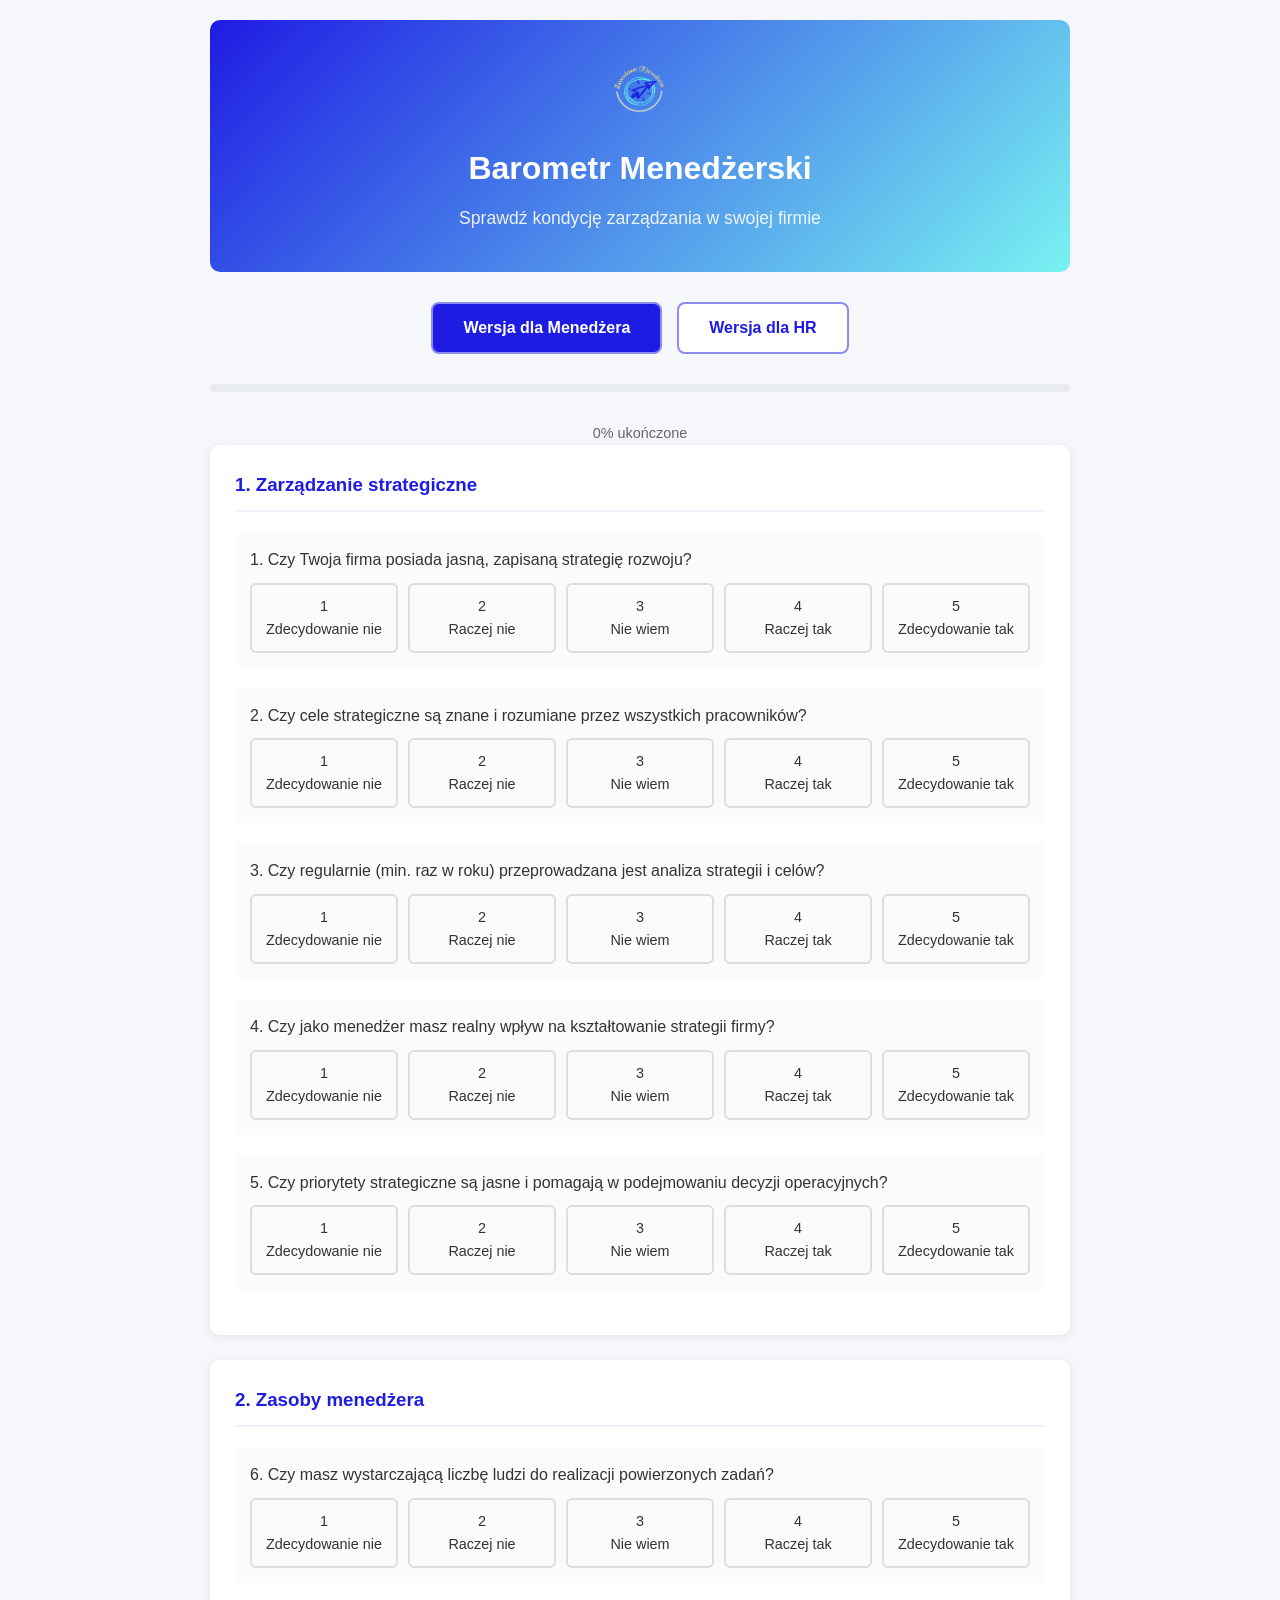
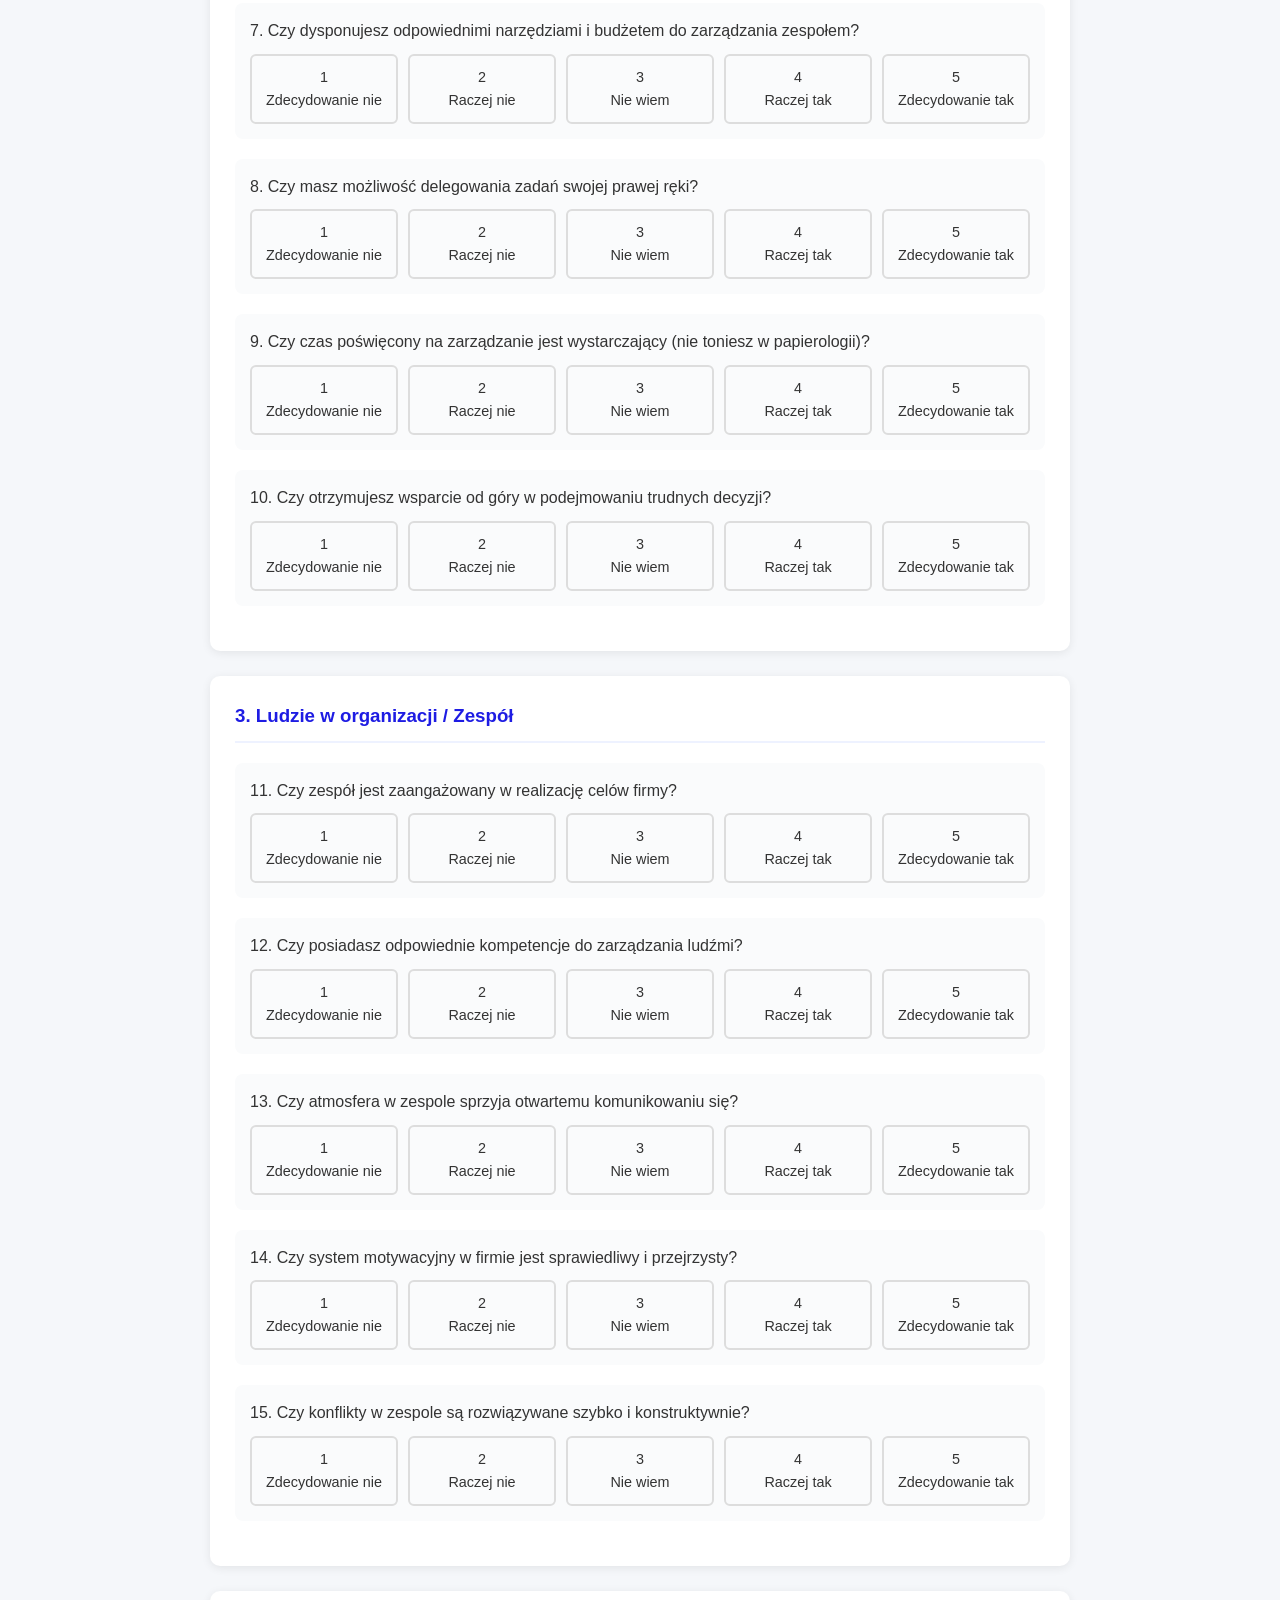
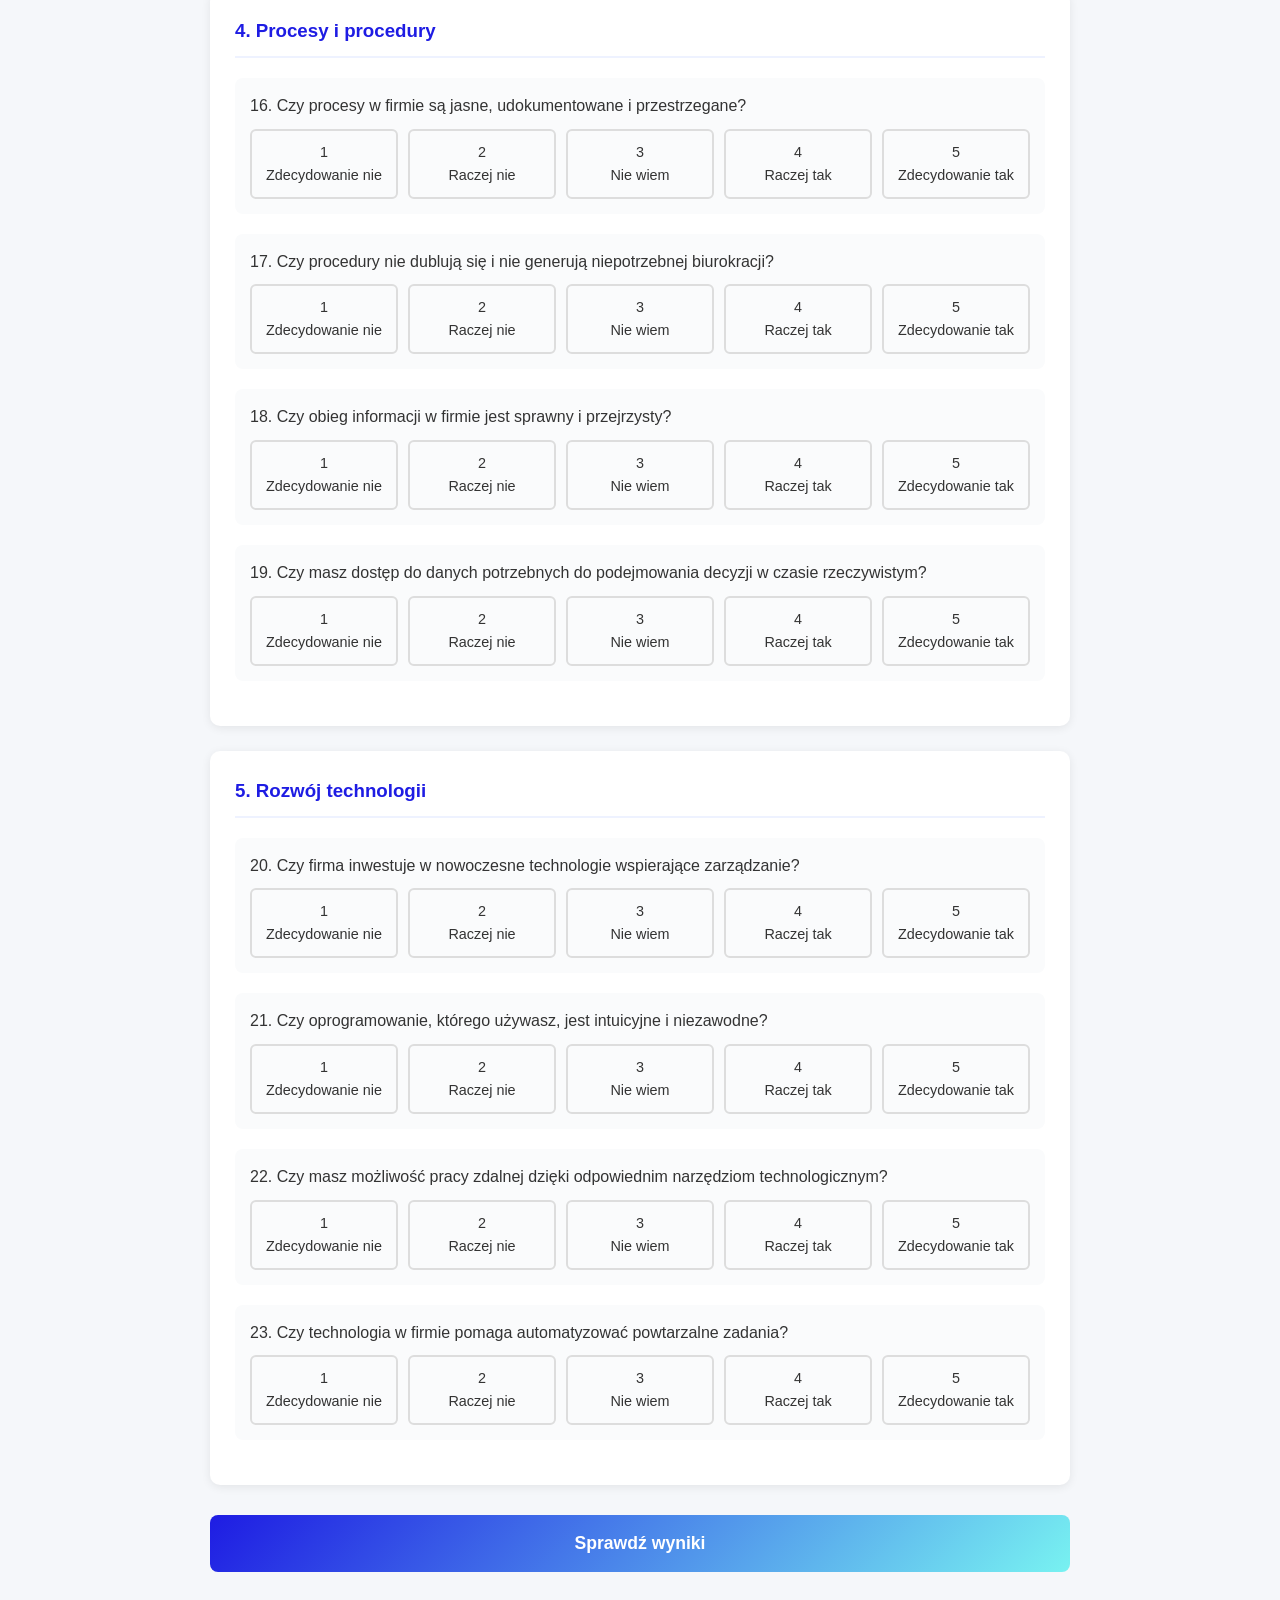
<file: index.html>
<!DOCTYPE html>
<html lang="pl">
<head>
    <meta charset="UTF-8">
    <meta name="viewport" content="width=device-width, initial-scale=1.0">
    <title>Barometr Menedżerski</title>
    <style>
        * { margin: 0; padding: 0; box-sizing: border-box; }
        body { font-family: -apple-system, BlinkMacSystemFont, 'Segoe UI', Roboto, sans-serif; background: #f5f7fa; color: #333; line-height: 1.6; }
        .container { max-width: 900px; margin: 0 auto; padding: 20px; }
        header { text-align: center; padding: 40px 20px; background: linear-gradient(135deg, #1e1ce3 0%, #78f2f1 100%); color: white; border-radius: 10px; margin-bottom: 30px; }
        header h1 { font-size: 2em; margin-bottom: 10px; }
        header p { font-size: 1.1em; opacity: 0.9; }
        .logo { max-height: 60px; margin-bottom: 15px; }
        .version-selector { display: flex; gap: 15px; justify-content: center; margin-bottom: 30px; }
        .version-btn { padding: 15px 30px; font-size: 1em; border: 2px solid #8d8bf1; background: white; color: #1e1ce3; border-radius: 8px; cursor: pointer; transition: all 0.3s; font-weight: 600; }
        .version-btn:hover { background: #ffeda4; }
        .version-btn.active { background: #1e1ce3; color: white; }
        .questionnaire { display: none; }
        .questionnaire.active { display: block; }
        .area { background: white; padding: 25px; border-radius: 10px; margin-bottom: 25px; box-shadow: 0 2px 10px rgba(0,0,0,0.08); }
        .area h3 { color: #1e1ce3; margin-bottom: 20px; padding-bottom: 10px; border-bottom: 2px solid #eef2ff; }
        .question { margin-bottom: 20px; padding: 15px; background: #fafbfc; border-radius: 8px; }
        .question-text { margin-bottom: 10px; font-weight: 500; }
        .scale { display: flex; gap: 10px; justify-content: space-between; }
        .scale label { flex: 1; text-align: center; cursor: pointer; }
        .scale input[type="radio"] { display: none; }
        .scale .radio-btn { display: block; padding: 10px 5px; border: 2px solid #ddd; border-radius: 6px; transition: all 0.2s; font-size: 0.9em; }
        .scale input[type="radio"]:checked + .radio-btn { background: #1e1ce3; color: white; border-color: #1e1ce3; }
        .scale .radio-btn:hover { border-color: #1e1ce3; }
        .submit-btn { display: block; width: 100%; padding: 18px; background: linear-gradient(135deg, #1e1ce3 0%, #78f2f1 100%); color: white; border: none; border-radius: 8px; font-size: 1.1em; font-weight: 600; cursor: pointer; margin: 30px 0; transition: transform 0.2s; }
        .submit-btn:hover { transform: translateY(-2px); }
        .results { display: none; background: white; padding: 30px; border-radius: 10px; margin-top: 30px; box-shadow: 0 2px 10px rgba(0,0,0,0.08); }
        .results.active { display: block; }
        .score-overall { text-align: center; padding: 30px; border-radius: 10px; margin-bottom: 25px; }
        .score-overall.green { background: #d4edda; border: 2px solid #28a745; }
        .score-overall.yellow { background: #fff3cd; border: 2px solid #ffc107; }
        .score-overall.red { background: #f8d7da; border: 2px solid #dc3545; }
        .score-value { font-size: 3em; font-weight: bold; margin: 10px 0; }
        .score-label { font-size: 1.1em; font-weight: 600; }
        .area-scores { display: grid; grid-template-columns: repeat(auto-fit, minmax(250px, 1fr)); gap: 15px; margin: 25px 0; }
        .area-score { background: #f8f9fa; padding: 20px; border-radius: 8px; border-left: 4px solid #1e1ce3; }
        .area-score h4 { color: #1e1ce3; margin-bottom: 10px; }
        .area-score .value { font-size: 1.8em; font-weight: bold; color: #1e1ce3; }
        .interpretation { background: #f8f9fa; padding: 25px; border-radius: 8px; margin-top: 25px; }
        .interpretation h3 { color: #1e1ce3; margin-bottom: 15px; }
        .interpretation p { margin-bottom: 15px; }
        .reset-btn { display: block; width: 100%; padding: 15px; background: #6c757d; color: white; border: none; border-radius: 8px; font-size: 1em; cursor: pointer; margin-top: 20px; }
        .progress { background: #e9ecef; height: 8px; border-radius: 4px; margin-bottom: 30px; overflow: hidden; }
        .progress-bar { height: 100%; background: linear-gradient(90deg, #1e1ce3, #78f2f1); width: 0%; transition: width 0.3s; }
        .progress-text { text-align: center; margin-top: 10px; color: #666; font-size: 0.9em; }
    </style>
</head>
<body>
    <div class="container">
        <header>
            <img src="logo.png" alt="Logo" class="logo">
            <h1>Barometr Menedżerski</h1>
            <p>Sprawdź kondycję zarządzania w swojej firmie</p>
        </header>

        <div class="version-selector">
            <button class="version-btn active" onclick="selectVersion('manager')">Wersja dla Menedżera</button>
            <button class="version-btn" onclick="selectVersion('hr')">Wersja dla HR</button>
        </div>

        <div class="progress">
            <div class="progress-bar" id="progressBar"></div>
        </div>
        <div class="progress-text" id="progressText">0% ukończone</div>

        <form id="managerForm" class="questionnaire active">
            <div class="area">
                <h3>1. Zarządzanie strategiczne</h3>
                <div class="question">
                    <div class="question-text">1. Czy Twoja firma posiada jasną, zapisaną strategię rozwoju?</div>
                    <div class="scale">
                        <label><input type="radio" name="m_q1" value="1"><span class="radio-btn">1<br>Zdecydowanie nie</span></label>
                        <label><input type="radio" name="m_q1" value="2"><span class="radio-btn">2<br>Raczej nie</span></label>
                        <label><input type="radio" name="m_q1" value="3"><span class="radio-btn">3<br>Nie wiem</span></label>
                        <label><input type="radio" name="m_q1" value="4"><span class="radio-btn">4<br>Raczej tak</span></label>
                        <label><input type="radio" name="m_q1" value="5"><span class="radio-btn">5<br>Zdecydowanie tak</span></label>
                    </div>
                </div>
                <div class="question">
                    <div class="question-text">2. Czy cele strategiczne są znane i rozumiane przez wszystkich pracowników?</div>
                    <div class="scale">
                        <label><input type="radio" name="m_q2" value="1"><span class="radio-btn">1<br>Zdecydowanie nie</span></label>
                        <label><input type="radio" name="m_q2" value="2"><span class="radio-btn">2<br>Raczej nie</span></label>
                        <label><input type="radio" name="m_q2" value="3"><span class="radio-btn">3<br>Nie wiem</span></label>
                        <label><input type="radio" name="m_q2" value="4"><span class="radio-btn">4<br>Raczej tak</span></label>
                        <label><input type="radio" name="m_q2" value="5"><span class="radio-btn">5<br>Zdecydowanie tak</span></label>
                    </div>
                </div>
                <div class="question">
                    <div class="question-text">3. Czy regularnie (min. raz w roku) przeprowadzana jest analiza strategii i celów?</div>
                    <div class="scale">
                        <label><input type="radio" name="m_q3" value="1"><span class="radio-btn">1<br>Zdecydowanie nie</span></label>
                        <label><input type="radio" name="m_q3" value="2"><span class="radio-btn">2<br>Raczej nie</span></label>
                        <label><input type="radio" name="m_q3" value="3"><span class="radio-btn">3<br>Nie wiem</span></label>
                        <label><input type="radio" name="m_q3" value="4"><span class="radio-btn">4<br>Raczej tak</span></label>
                        <label><input type="radio" name="m_q3" value="5"><span class="radio-btn">5<br>Zdecydowanie tak</span></label>
                    </div>
                </div>
                <div class="question">
                    <div class="question-text">4. Czy jako menedżer masz realny wpływ na kształtowanie strategii firmy?</div>
                    <div class="scale">
                        <label><input type="radio" name="m_q4" value="1"><span class="radio-btn">1<br>Zdecydowanie nie</span></label>
                        <label><input type="radio" name="m_q4" value="2"><span class="radio-btn">2<br>Raczej nie</span></label>
                        <label><input type="radio" name="m_q4" value="3"><span class="radio-btn">3<br>Nie wiem</span></label>
                        <label><input type="radio" name="m_q4" value="4"><span class="radio-btn">4<br>Raczej tak</span></label>
                        <label><input type="radio" name="m_q4" value="5"><span class="radio-btn">5<br>Zdecydowanie tak</span></label>
                    </div>
                </div>
                <div class="question">
                    <div class="question-text">5. Czy priorytety strategiczne są jasne i pomagają w podejmowaniu decyzji operacyjnych?</div>
                    <div class="scale">
                        <label><input type="radio" name="m_q5" value="1"><span class="radio-btn">1<br>Zdecydowanie nie</span></label>
                        <label><input type="radio" name="m_q5" value="2"><span class="radio-btn">2<br>Raczej nie</span></label>
                        <label><input type="radio" name="m_q5" value="3"><span class="radio-btn">3<br>Nie wiem</span></label>
                        <label><input type="radio" name="m_q5" value="4"><span class="radio-btn">4<br>Raczej tak</span></label>
                        <label><input type="radio" name="m_q5" value="5"><span class="radio-btn">5<br>Zdecydowanie tak</span></label>
                    </div>
                </div>
            </div>

            <div class="area">
                <h3>2. Zasoby menedżera</h3>
                <div class="question">
                    <div class="question-text">6. Czy masz wystarczającą liczbę ludzi do realizacji powierzonych zadań?</div>
                    <div class="scale">
                        <label><input type="radio" name="m_q6" value="1"><span class="radio-btn">1<br>Zdecydowanie nie</span></label>
                        <label><input type="radio" name="m_q6" value="2"><span class="radio-btn">2<br>Raczej nie</span></label>
                        <label><input type="radio" name="m_q6" value="3"><span class="radio-btn">3<br>Nie wiem</span></label>
                        <label><input type="radio" name="m_q6" value="4"><span class="radio-btn">4<br>Raczej tak</span></label>
                        <label><input type="radio" name="m_q6" value="5"><span class="radio-btn">5<br>Zdecydowanie tak</span></label>
                    </div>
                </div>
                <div class="question">
                    <div class="question-text">7. Czy dysponujesz odpowiednimi narzędziami i budżetem do zarządzania zespołem?</div>
                    <div class="scale">
                        <label><input type="radio" name="m_q7" value="1"><span class="radio-btn">1<br>Zdecydowanie nie</span></label>
                        <label><input type="radio" name="m_q7" value="2"><span class="radio-btn">2<br>Raczej nie</span></label>
                        <label><input type="radio" name="m_q7" value="3"><span class="radio-btn">3<br>Nie wiem</span></label>
                        <label><input type="radio" name="m_q7" value="4"><span class="radio-btn">4<br>Raczej tak</span></label>
                        <label><input type="radio" name="m_q7" value="5"><span class="radio-btn">5<br>Zdecydowanie tak</span></label>
                    </div>
                </div>
                <div class="question">
                    <div class="question-text">8. Czy masz możliwość delegowania zadań swojej prawej ręki?</div>
                    <div class="scale">
                        <label><input type="radio" name="m_q8" value="1"><span class="radio-btn">1<br>Zdecydowanie nie</span></label>
                        <label><input type="radio" name="m_q8" value="2"><span class="radio-btn">2<br>Raczej nie</span></label>
                        <label><input type="radio" name="m_q8" value="3"><span class="radio-btn">3<br>Nie wiem</span></label>
                        <label><input type="radio" name="m_q8" value="4"><span class="radio-btn">4<br>Raczej tak</span></label>
                        <label><input type="radio" name="m_q8" value="5"><span class="radio-btn">5<br>Zdecydowanie tak</span></label>
                    </div>
                </div>
                <div class="question">
                    <div class="question-text">9. Czy czas poświęcony na zarządzanie jest wystarczający (nie toniesz w papierologii)?</div>
                    <div class="scale">
                        <label><input type="radio" name="m_q9" value="1"><span class="radio-btn">1<br>Zdecydowanie nie</span></label>
                        <label><input type="radio" name="m_q9" value="2"><span class="radio-btn">2<br>Raczej nie</span></label>
                        <label><input type="radio" name="m_q9" value="3"><span class="radio-btn">3<br>Nie wiem</span></label>
                        <label><input type="radio" name="m_q9" value="4"><span class="radio-btn">4<br>Raczej tak</span></label>
                        <label><input type="radio" name="m_q9" value="5"><span class="radio-btn">5<br>Zdecydowanie tak</span></label>
                    </div>
                </div>
                <div class="question">
                    <div class="question-text">10. Czy otrzymujesz wsparcie od góry w podejmowaniu trudnych decyzji?</div>
                    <div class="scale">
                        <label><input type="radio" name="m_q10" value="1"><span class="radio-btn">1<br>Zdecydowanie nie</span></label>
                        <label><input type="radio" name="m_q10" value="2"><span class="radio-btn">2<br>Raczej nie</span></label>
                        <label><input type="radio" name="m_q10" value="3"><span class="radio-btn">3<br>Nie wiem</span></label>
                        <label><input type="radio" name="m_q10" value="4"><span class="radio-btn">4<br>Raczej tak</span></label>
                        <label><input type="radio" name="m_q10" value="5"><span class="radio-btn">5<br>Zdecydowanie tak</span></label>
                    </div>
                </div>
            </div>

            <div class="area">
                <h3>3. Ludzie w organizacji / Zespół</h3>
                <div class="question">
                    <div class="question-text">11. Czy zespół jest zaangażowany w realizację celów firmy?</div>
                    <div class="scale">
                        <label><input type="radio" name="m_q11" value="1"><span class="radio-btn">1<br>Zdecydowanie nie</span></label>
                        <label><input type="radio" name="m_q11" value="2"><span class="radio-btn">2<br>Raczej nie</span></label>
                        <label><input type="radio" name="m_q11" value="3"><span class="radio-btn">3<br>Nie wiem</span></label>
                        <label><input type="radio" name="m_q11" value="4"><span class="radio-btn">4<br>Raczej tak</span></label>
                        <label><input type="radio" name="m_q11" value="5"><span class="radio-btn">5<br>Zdecydowanie tak</span></label>
                    </div>
                </div>
                <div class="question">
                    <div class="question-text">12. Czy posiadasz odpowiednie kompetencje do zarządzania ludźmi?</div>
                    <div class="scale">
                        <label><input type="radio" name="m_q12" value="1"><span class="radio-btn">1<br>Zdecydowanie nie</span></label>
                        <label><input type="radio" name="m_q12" value="2"><span class="radio-btn">2<br>Raczej nie</span></label>
                        <label><input type="radio" name="m_q12" value="3"><span class="radio-btn">3<br>Nie wiem</span></label>
                        <label><input type="radio" name="m_q12" value="4"><span class="radio-btn">4<br>Raczej tak</span></label>
                        <label><input type="radio" name="m_q12" value="5"><span class="radio-btn">5<br>Zdecydowanie tak</span></label>
                    </div>
                </div>
                <div class="question">
                    <div class="question-text">13. Czy atmosfera w zespole sprzyja otwartemu komunikowaniu się?</div>
                    <div class="scale">
                        <label><input type="radio" name="m_q13" value="1"><span class="radio-btn">1<br>Zdecydowanie nie</span></label>
                        <label><input type="radio" name="m_q13" value="2"><span class="radio-btn">2<br>Raczej nie</span></label>
                        <label><input type="radio" name="m_q13" value="3"><span class="radio-btn">3<br>Nie wiem</span></label>
                        <label><input type="radio" name="m_q13" value="4"><span class="radio-btn">4<br>Raczej tak</span></label>
                        <label><input type="radio" name="m_q13" value="5"><span class="radio-btn">5<br>Zdecydowanie tak</span></label>
                    </div>
                </div>
                <div class="question">
                    <div class="question-text">14. Czy system motywacyjny w firmie jest sprawiedliwy i przejrzysty?</div>
                    <div class="scale">
                        <label><input type="radio" name="m_q14" value="1"><span class="radio-btn">1<br>Zdecydowanie nie</span></label>
                        <label><input type="radio" name="m_q14" value="2"><span class="radio-btn">2<br>Raczej nie</span></label>
                        <label><input type="radio" name="m_q14" value="3"><span class="radio-btn">3<br>Nie wiem</span></label>
                        <label><input type="radio" name="m_q14" value="4"><span class="radio-btn">4<br>Raczej tak</span></label>
                        <label><input type="radio" name="m_q14" value="5"><span class="radio-btn">5<br>Zdecydowanie tak</span></label>
                    </div>
                </div>
                <div class="question">
                    <div class="question-text">15. Czy konflikty w zespole są rozwiązywane szybko i konstruktywnie?</div>
                    <div class="scale">
                        <label><input type="radio" name="m_q15" value="1"><span class="radio-btn">1<br>Zdecydowanie nie</span></label>
                        <label><input type="radio" name="m_q15" value="2"><span class="radio-btn">2<br>Raczej nie</span></label>
                        <label><input type="radio" name="m_q15" value="3"><span class="radio-btn">3<br>Nie wiem</span></label>
                        <label><input type="radio" name="m_q15" value="4"><span class="radio-btn">4<br>Raczej tak</span></label>
                        <label><input type="radio" name="m_q15" value="5"><span class="radio-btn">5<br>Zdecydowanie tak</span></label>
                    </div>
                </div>
            </div>

            <div class="area">
                <h3>4. Procesy i procedury</h3>
                <div class="question">
                    <div class="question-text">16. Czy procesy w firmie są jasne, udokumentowane i przestrzegane?</div>
                    <div class="scale">
                        <label><input type="radio" name="m_q16" value="1"><span class="radio-btn">1<br>Zdecydowanie nie</span></label>
                        <label><input type="radio" name="m_q16" value="2"><span class="radio-btn">2<br>Raczej nie</span></label>
                        <label><input type="radio" name="m_q16" value="3"><span class="radio-btn">3<br>Nie wiem</span></label>
                        <label><input type="radio" name="m_q16" value="4"><span class="radio-btn">4<br>Raczej tak</span></label>
                        <label><input type="radio" name="m_q16" value="5"><span class="radio-btn">5<br>Zdecydowanie tak</span></label>
                    </div>
                </div>
                <div class="question">
                    <div class="question-text">17. Czy procedury nie dublują się i nie generują niepotrzebnej biurokracji?</div>
                    <div class="scale">
                        <label><input type="radio" name="m_q17" value="1"><span class="radio-btn">1<br>Zdecydowanie nie</span></label>
                        <label><input type="radio" name="m_q17" value="2"><span class="radio-btn">2<br>Raczej nie</span></label>
                        <label><input type="radio" name="m_q17" value="3"><span class="radio-btn">3<br>Nie wiem</span></label>
                        <label><input type="radio" name="m_q17" value="4"><span class="radio-btn">4<br>Raczej tak</span></label>
                        <label><input type="radio" name="m_q17" value="5"><span class="radio-btn">5<br>Zdecydowanie tak</span></label>
                    </div>
                </div>
                <div class="question">
                    <div class="question-text">18. Czy obieg informacji w firmie jest sprawny i przejrzysty?</div>
                    <div class="scale">
                        <label><input type="radio" name="m_q18" value="1"><span class="radio-btn">1<br>Zdecydowanie nie</span></label>
                        <label><input type="radio" name="m_q18" value="2"><span class="radio-btn">2<br>Raczej nie</span></label>
                        <label><input type="radio" name="m_q18" value="3"><span class="radio-btn">3<br>Nie wiem</span></label>
                        <label><input type="radio" name="m_q18" value="4"><span class="radio-btn">4<br>Raczej tak</span></label>
                        <label><input type="radio" name="m_q18" value="5"><span class="radio-btn">5<br>Zdecydowanie tak</span></label>
                    </div>
                </div>
                <div class="question">
                    <div class="question-text">19. Czy masz dostęp do danych potrzebnych do podejmowania decyzji w czasie rzeczywistym?</div>
                    <div class="scale">
                        <label><input type="radio" name="m_q19" value="1"><span class="radio-btn">1<br>Zdecydowanie nie</span></label>
                        <label><input type="radio" name="m_q19" value="2"><span class="radio-btn">2<br>Raczej nie</span></label>
                        <label><input type="radio" name="m_q19" value="3"><span class="radio-btn">3<br>Nie wiem</span></label>
                        <label><input type="radio" name="m_q19" value="4"><span class="radio-btn">4<br>Raczej tak</span></label>
                        <label><input type="radio" name="m_q19" value="5"><span class="radio-btn">5<br>Zdecydowanie tak</span></label>
                    </div>
                </div>
            </div>

            <div class="area">
                <h3>5. Rozwój technologii</h3>
                <div class="question">
                    <div class="question-text">20. Czy firma inwestuje w nowoczesne technologie wspierające zarządzanie?</div>
                    <div class="scale">
                        <label><input type="radio" name="m_q20" value="1"><span class="radio-btn">1<br>Zdecydowanie nie</span></label>
                        <label><input type="radio" name="m_q20" value="2"><span class="radio-btn">2<br>Raczej nie</span></label>
                        <label><input type="radio" name="m_q20" value="3"><span class="radio-btn">3<br>Nie wiem</span></label>
                        <label><input type="radio" name="m_q20" value="4"><span class="radio-btn">4<br>Raczej tak</span></label>
                        <label><input type="radio" name="m_q20" value="5"><span class="radio-btn">5<br>Zdecydowanie tak</span></label>
                    </div>
                </div>
                <div class="question">
                    <div class="question-text">21. Czy oprogramowanie, którego używasz, jest intuicyjne i niezawodne?</div>
                    <div class="scale">
                        <label><input type="radio" name="m_q21" value="1"><span class="radio-btn">1<br>Zdecydowanie nie</span></label>
                        <label><input type="radio" name="m_q21" value="2"><span class="radio-btn">2<br>Raczej nie</span></label>
                        <label><input type="radio" name="m_q21" value="3"><span class="radio-btn">3<br>Nie wiem</span></label>
                        <label><input type="radio" name="m_q21" value="4"><span class="radio-btn">4<br>Raczej tak</span></label>
                        <label><input type="radio" name="m_q21" value="5"><span class="radio-btn">5<br>Zdecydowanie tak</span></label>
                    </div>
                </div>
                <div class="question">
                    <div class="question-text">22. Czy masz możliwość pracy zdalnej dzięki odpowiednim narzędziom technologicznym?</div>
                    <div class="scale">
                        <label><input type="radio" name="m_q22" value="1"><span class="radio-btn">1<br>Zdecydowanie nie</span></label>
                        <label><input type="radio" name="m_q22" value="2"><span class="radio-btn">2<br>Raczej nie</span></label>
                        <label><input type="radio" name="m_q22" value="3"><span class="radio-btn">3<br>Nie wiem</span></label>
                        <label><input type="radio" name="m_q22" value="4"><span class="radio-btn">4<br>Raczej tak</span></label>
                        <label><input type="radio" name="m_q22" value="5"><span class="radio-btn">5<br>Zdecydowanie tak</span></label>
                    </div>
                </div>
                <div class="question">
                    <div class="question-text">23. Czy technologia w firmie pomaga automatyzować powtarzalne zadania?</div>
                    <div class="scale">
                        <label><input type="radio" name="m_q23" value="1"><span class="radio-btn">1<br>Zdecydowanie nie</span></label>
                        <label><input type="radio" name="m_q23" value="2"><span class="radio-btn">2<br>Raczej nie</span></label>
                        <label><input type="radio" name="m_q23" value="3"><span class="radio-btn">3<br>Nie wiem</span></label>
                        <label><input type="radio" name="m_q23" value="4"><span class="radio-btn">4<br>Raczej tak</span></label>
                        <label><input type="radio" name="m_q23" value="5"><span class="radio-btn">5<br>Zdecydowanie tak</span></label>
                    </div>
                </div>
            </div>

            <button type="button" class="submit-btn" onclick="calculateResults('manager')">Sprawdź wyniki</button>
        </form>

        <form id="hrForm" class="questionnaire">
            <div class="area">
                <h3>1. Zarządzanie strategiczne</h3>
                <div class="question">
                    <div class="question-text">1. Czy firma posiada jasną, zapisaną strategię rozwoju?</div>
                    <div class="scale">
                        <label><input type="radio" name="h_q1" value="1"><span class="radio-btn">1<br>Zdecydowanie nie</span></label>
                        <label><input type="radio" name="h_q1" value="2"><span class="radio-btn">2<br>Raczej nie</span></label>
                        <label><input type="radio" name="h_q1" value="3"><span class="radio-btn">3<br>Nie wiem</span></label>
                        <label><input type="radio" name="h_q1" value="4"><span class="radio-btn">4<br>Raczej tak</span></label>
                        <label><input type="radio" name="h_q1" value="5"><span class="radio-btn">5<br>Zdecydowanie tak</span></label>
                    </div>
                </div>
                <div class="question">
                    <div class="question-text">2. Czy cele strategiczne są skutecznie komunikowane pracownikom?</div>
                    <div class="scale">
                        <label><input type="radio" name="h_q2" value="1"><span class="radio-btn">1<br>Zdecydowanie nie</span></label>
                        <label><input type="radio" name="h_q2" value="2"><span class="radio-btn">2<br>Raczej nie</span></label>
                        <label><input type="radio" name="h_q2" value="3"><span class="radio-btn">3<br>Nie wiem</span></label>
                        <label><input type="radio" name="h_q2" value="4"><span class="radio-btn">4<br>Raczej tak</span></label>
                        <label><input type="radio" name="h_q2" value="5"><span class="radio-btn">5<br>Zdecydowanie tak</span></label>
                    </div>
                </div>
                <div class="question">
                    <div class="question-text">3. Czy HR bierze udział w planowaniu i weryfikacji strategii firmy?</div>
                    <div class="scale">
                        <label><input type="radio" name="h_q3" value="1"><span class="radio-btn">1<br>Zdecydowanie nie</span></label>
                        <label><input type="radio" name="h_q3" value="2"><span class="radio-btn">2<br>Raczej nie</span></label>
                        <label><input type="radio" name="h_q3" value="3"><span class="radio-btn">3<br>Nie wiem</span></label>
                        <label><input type="radio" name="h_q3" value="4"><span class="radio-btn">4<br>Raczej tak</span></label>
                        <label><input type="radio" name="h_q3" value="5"><span class="radio-btn">5<br>Zdecydowanie tak</span></label>
                    </div>
                </div>
                <div class="question">
                    <div class="question-text">4. Czy menedżerowie rozumieją i wspierają strategię organizacji?</div>
                    <div class="scale">
                        <label><input type="radio" name="h_q4" value="1"><span class="radio-btn">1<br>Zdecydowanie nie</span></label>
                        <label><input type="radio" name="h_q4" value="2"><span class="radio-btn">2<br>Raczej nie</span></label>
                        <label><input type="radio" name="h_q4" value="3"><span class="radio-btn">3<br>Nie wiem</span></label>
                        <label><input type="radio" name="h_q4" value="4"><span class="radio-btn">4<br>Raczej tak</span></label>
                        <label><input type="radio" name="h_q4" value="5"><span class="radio-btn">5<br>Zdecydowanie tak</span></label>
                    </div>
                </div>
                <div class="question">
                    <div class="question-text">5. Czy strategia przekłada się na konkretne działania operacyjne?</div>
                    <div class="scale">
                        <label><input type="radio" name="h_q5" value="1"><span class="radio-btn">1<br>Zdecydowanie nie</span></label>
                        <label><input type="radio" name="h_q5" value="2"><span class="radio-btn">2<br>Raczej nie</span></label>
                        <label><input type="radio" name="h_q5" value="3"><span class="radio-btn">3<br>Nie wiem</span></label>
                        <label><input type="radio" name="h_q5" value="4"><span class="radio-btn">4<br>Raczej tak</span></label>
                        <label><input type="radio" name="h_q5" value="5"><span class="radio-btn">5<br>Zdecydowanie tak</span></label>
                    </div>
                </div>
            </div>

            <div class="area">
                <h3>2. Zasoby menedżera</h3>
                <div class="question">
                    <div class="question-text">6. Czy menedżerowie mają wystarczającą liczbę ludzi do realizacji zadań?</div>
                    <div class="scale">
                        <label><input type="radio" name="h_q6" value="1"><span class="radio-btn">1<br>Zdecydowanie nie</span></label>
                        <label><input type="radio" name="h_q6" value="2"><span class="radio-btn">2<br>Raczej nie</span></label>
                        <label><input type="radio" name="h_q6" value="3"><span class="radio-btn">3<br>Nie wiem</span></label>
                        <label><input type="radio" name="h_q6" value="4"><span class="radio-btn">4<br>Raczej tak</span></label>
                        <label><input type="radio" name="h_q6" value="5"><span class="radio-btn">5<br>Zdecydowanie tak</span></label>
                    </div>
                </div>
                <div class="question">
                    <div class="question-text">7. Czy menedżerowie dysponują odpowiednimi narzędziami i budżetem?</div>
                    <div class="scale">
                        <label><input type="radio" name="h_q7" value="1"><span class="radio-btn">1<br>Zdecydowanie nie</span></label>
                        <label><input type="radio" name="h_q7" value="2"><span class="radio-btn">2<br>Raczej nie</span></label>
                        <label><input type="radio" name="h_q7" value="3"><span class="radio-btn">3<br>Nie wiem</span></label>
                        <label><input type="radio" name="h_q7" value="4"><span class="radio-btn">4<br>Raczej tak</span></label>
                        <label><input type="radio" name="h_q7" value="5"><span class="radio-btn">5<br>Zdecydowanie tak</span></label>
                    </div>
                </div>
                <div class="question">
                    <div class="question-text">8. Czy menedżerowie mają wyznaczoną swoją prawą rękę do delegowania zadań?</div>
                    <div class="scale">
                        <label><input type="radio" name="h_q8" value="1"><span class="radio-btn">1<br>Zdecydowanie nie</span></label>
                        <label><input type="radio" name="h_q8" value="2"><span class="radio-btn">2<br>Raczej nie</span></label>
                        <label><input type="radio" name="h_q8" value="3"><span class="radio-btn">3<br>Nie wiem</span></label>
                        <label><input type="radio" name="h_q8" value="4"><span class="radio-btn">4<br>Raczej tak</span></label>
                        <label><input type="radio" name="h_q8" value="5"><span class="radio-btn">5<br>Zdecydowanie tak</span></label>
                    </div>
                </div>
                <div class="question">
                    <div class="question-text">9. Czy menedżerowie nie są przytłoczeni papierologią?</div>
                    <div class="scale">
                        <label><input type="radio" name="h_q9" value="1"><span class="radio-btn">1<br>Zdecydowanie nie</span></label>
                        <label><input type="radio" name="h_q9" value="2"><span class="radio-btn">2<br>Raczej nie</span></label>
                        <label><input type="radio" name="h_q9" value="3"><span class="radio-btn">3<br>Nie wiem</span></label>
                        <label><input type="radio" name="h_q9" value="4"><span class="radio-btn">4<br>Raczej tak</span></label>
                        <label><input type="radio" name="h_q9" value="5"><span class="radio-btn">5<br>Zdecydowanie tak</span></label>
                    </div>
                </div>
                <div class="question">
                    <div class="question-text">10. Czy menedżerowie otrzymują wsparcie od zarządu w trudnych decyzjach?</div>
                    <div class="scale">
                        <label><input type="radio" name="h_q10" value="1"><span class="radio-btn">1<br>Zdecydowanie nie</span></label>
                        <label><input type="radio" name="h_q10" value="2"><span class="radio-btn">2<br>Raczej nie</span></label>
                        <label><input type="radio" name="h_q10" value="3"><span class="radio-btn">3<br>Nie wiem</span></label>
                        <label><input type="radio" name="h_q10" value="4"><span class="radio-btn">4<br>Raczej tak</span></label>
                        <label><input type="radio" name="h_q10" value="5"><span class="radio-btn">5<br>Zdecydowanie tak</span></label>
                    </div>
                </div>
            </div>

            <div class="area">
                <h3>3. Ludzie w organizacji / Zespół</h3>
                <div class="question">
                    <div class="question-text">11. Czy zespoły są zaangażowane w realizację celów firmy?</div>
                    <div class="scale">
                        <label><input type="radio" name="h_q11" value="1"><span class="radio-btn">1<br>Zdecydowanie nie</span></label>
                        <label><input type="radio" name="h_q11" value="2"><span class="radio-btn">2<br>Raczej nie</span></label>
                        <label><input type="radio" name="h_q11" value="3"><span class="radio-btn">3<br>Nie wiem</span></label>
                        <label><input type="radio" name="h_q11" value="4"><span class="radio-btn">4<br>Raczej tak</span></label>
                        <label><input type="radio" name="h_q11" value="5"><span class="radio-btn">5<br>Zdecydowanie tak</span></label>
                    </div>
                </div>
                <div class="question">
                    <div class="question-text">12. Czy menedżerowie posiadają odpowiednie kompetencje do zarządzania ludźmi?</div>
                    <div class="scale">
                        <label><input type="radio" name="h_q12" value="1"><span class="radio-btn">1<br>Zdecydowanie nie</span></label>
                        <label><input type="radio" name="h_q12" value="2"><span class="radio-btn">2<br>Raczej nie</span></label>
                        <label><input type="radio" name="h_q12" value="3"><span class="radio-btn">3<br>Nie wiem</span></label>
                        <label><input type="radio" name="h_q12" value="4"><span class="radio-btn">4<br>Raczej tak</span></label>
                        <label><input type="radio" name="h_q12" value="5"><span class="radio-btn">5<br>Zdecydowanie tak</span></label>
                    </div>
                </div>
                <div class="question">
                    <div class="question-text">13. Czy atmosfera w zespołach sprzyja otwartej komunikacji?</div>
                    <div class="scale">
                        <label><input type="radio" name="h_q13" value="1"><span class="radio-btn">1<br>Zdecydowanie nie</span></label>
                        <label><input type="radio" name="h_q13" value="2"><span class="radio-btn">2<br>Raczej nie</span></label>
                        <label><input type="radio" name="h_q13" value="3"><span class="radio-btn">3<br>Nie wiem</span></label>
                        <label><input type="radio" name="h_q13" value="4"><span class="radio-btn">4<br>Raczej tak</span></label>
                        <label><input type="radio" name="h_q13" value="5"><span class="radio-btn">5<br>Zdecydowanie tak</span></label>
                    </div>
                </div>
                <div class="question">
                    <div class="question-text">14. Czy systemy motywacyjne są sprawiedliwe i przejrzyste dla pracowników?</div>
                    <div class="scale">
                        <label><input type="radio" name="h_q14" value="1"><span class="radio-btn">1<br>Zdecydowanie nie</span></label>
                        <label><input type="radio" name="h_q14" value="2"><span class="radio-btn">2<br>Raczej nie</span></label>
                        <label><input type="radio" name="h_q14" value="3"><span class="radio-btn">3<br>Nie wiem</span></label>
                        <label><input type="radio" name="h_q14" value="4"><span class="radio-btn">4<br>Raczej tak</span></label>
                        <label><input type="radio" name="h_q14" value="5"><span class="radio-btn">5<br>Zdecydowanie tak</span></label>
                    </div>
                </div>
                <div class="question">
                    <div class="question-text">15. Czy konflikty w zespołach są rozwiązywane szybko i konstruktywnie?</div>
                    <div class="scale">
                        <label><input type="radio" name="h_q15" value="1"><span class="radio-btn">1<br>Zdecydowanie nie</span></label>
                        <label><input type="radio" name="h_q15" value="2"><span class="radio-btn">2<br>Raczej nie</span></label>
                        <label><input type="radio" name="h_q15" value="3"><span class="radio-btn">3<br>Nie wiem</span></label>
                        <label><input type="radio" name="h_q15" value="4"><span class="radio-btn">4<br>Raczej tak</span></label>
                        <label><input type="radio" name="h_q15" value="5"><span class="radio-btn">5<br>Zdecydowanie tak</span></label>
                    </div>
                </div>
            </div>

            <div class="area">
                <h3>4. Procesy i procedury</h3>
                <div class="question">
                    <div class="question-text">16. Czy procesy w firmie są jasne, udokumentowane i przestrzegane?</div>
                    <div class="scale">
                        <label><input type="radio" name="h_q16" value="1"><span class="radio-btn">1<br>Zdecydowanie nie</span></label>
                        <label><input type="radio" name="h_q16" value="2"><span class="radio-btn">2<br>Raczej nie</span></label>
                        <label><input type="radio" name="h_q16" value="3"><span class="radio-btn">3<br>Nie wiem</span></label>
                        <label><input type="radio" name="h_q16" value="4"><span class="radio-btn">4<br>Raczej tak</span></label>
                        <label><input type="radio" name="h_q16" value="5"><span class="radio-btn">5<br>Zdecydowanie tak</span></label>
                    </div>
                </div>
                <div class="question">
                    <div class="question-text">17. Czy procedury HR są zintegrowane z procesami operacyjnymi?</div>
                    <div class="scale">
                        <label><input type="radio" name="h_q17" value="1"><span class="radio-btn">1<br>Zdecydowanie nie</span></label>
                        <label><input type="radio" name="h_q17" value="2"><span class="radio-btn">2<br>Raczej nie</span></label>
                        <label><input type="radio" name="h_q17" value="3"><span class="radio-btn">3<br>Nie wiem</span></label>
                        <label><input type="radio" name="h_q17" value="4"><span class="radio-btn">4<br>Raczej tak</span></label>
                        <label><input type="radio" name="h_q17" value="5"><span class="radio-btn">5<br>Zdecydowanie tak</span></label>
                    </div>
                </div>
                <div class="question">
                    <div class="question-text">18. Czy obieg informacji w firmie jest sprawny i przejrzysty?</div>
                    <div class="scale">
                        <label><input type="radio" name="h_q18" value="1"><span class="radio-btn">1<br>Zdecydowanie nie</span></label>
                        <label><input type="radio" name="h_q18" value="2"><span class="radio-btn">2<br>Raczej nie</span></label>
                        <label><input type="radio" name="h_q18" value="3"><span class="radio-btn">3<br>Nie wiem</span></label>
                        <label><input type="radio" name="h_q18" value="4"><span class="radio-btn">4<br>Raczej tak</span></label>
                        <label><input type="radio" name="h_q18" value="5"><span class="radio-btn">5<br>Zdecydowanie tak</span></label>
                    </div>
                </div>
                <div class="question">
                    <div class="question-text">19. Czy menedżerowie mają dostęp do danych w czasie rzeczywistym?</div>
                    <div class="scale">
                        <label><input type="radio" name="h_q19" value="1"><span class="radio-btn">1<br>Zdecydowanie nie</span></label>
                        <label><input type="radio" name="h_q19" value="2"><span class="radio-btn">2<br>Raczej nie</span></label>
                        <label><input type="radio" name="h_q19" value="3"><span class="radio-btn">3<br>Nie wiem</span></label>
                        <label><input type="radio" name="h_q19" value="4"><span class="radio-btn">4<br>Raczej tak</span></label>
                        <label><input type="radio" name="h_q19" value="5"><span class="radio-btn">5<br>Zdecydowanie tak</span></label>
                    </div>
                </div>
            </div>

            <div class="area">
                <h3>5. Rozwój technologii</h3>
                <div class="question">
                    <div class="question-text">20. Czy firma inwestuje w technologie wspierające zarządzanie?</div>
                    <div class="scale">
                        <label><input type="radio" name="h_q20" value="1"><span class="radio-btn">1<br>Zdecydowanie nie</span></label>
                        <label><input type="radio" name="h_q20" value="2"><span class="radio-btn">2<br>Raczej nie</span></label>
                        <label><input type="radio" name="h_q20" value="3"><span class="radio-btn">3<br>Nie wiem</span></label>
                        <label><input type="radio" name="h_q20" value="4"><span class="radio-btn">4<br>Raczej tak</span></label>
                        <label><input type="radio" name="h_q20" value="5"><span class="radio-btn">5<br>Zdecydowanie tak</span></label>
                    </div>
                </div>
                <div class="question">
                    <div class="question-text">21. Czy oprogramowanie jest intuicyjne i niezawodne dla użytkowników?</div>
                    <div class="scale">
                        <label><input type="radio" name="h_q21" value="1"><span class="radio-btn">1<br>Zdecydowanie nie</span></label>
                        <label><input type="radio" name="h_q21" value="2"><span class="radio-btn">2<br>Raczej nie</span></label>
                        <label><input type="radio" name="h_q21" value="3"><span class="radio-btn">3<br>Nie wiem</span></label>
                        <label><input type="radio" name="h_q21" value="4"><span class="radio-btn">4<br>Raczej tak</span></label>
                        <label><input type="radio" name="h_q21" value="5"><span class="radio-btn">5<br>Zdecydowanie tak</span></label>
                    </div>
                </div>
                <div class="question">
                    <div class="question-text">22. Czy firma umożliwia pracę zdalną dzięki technologii?</div>
                    <div class="scale">
                        <label><input type="radio" name="h_q22" value="1"><span class="radio-btn">1<br>Zdecydowanie nie</span></label>
                        <label><input type="radio" name="h_q22" value="2"><span class="radio-btn">2<br>Raczej nie</span></label>
                        <label><input type="radio" name="h_q22" value="3"><span class="radio-btn">3<br>Nie wiem</span></label>
                        <label><input type="radio" name="h_q22" value="4"><span class="radio-btn">4<br>Raczej tak</span></label>
                        <label><input type="radio" name="h_q22" value="5"><span class="radio-btn">5<br>Zdecydowanie tak</span></label>
                    </div>
                </div>
                <div class="question">
                    <div class="question-text">23. Czy technologia pomaga automatyzować powtarzalne zadania?</div>
                    <div class="scale">
                        <label><input type="radio" name="h_q23" value="1"><span class="radio-btn">1<br>Zdecydowanie nie</span></label>
                        <label><input type="radio" name="h_q23" value="2"><span class="radio-btn">2<br>Raczej nie</span></label>
                        <label><input type="radio" name="h_q23" value="3"><span class="radio-btn">3<br>Nie wiem</span></label>
                        <label><input type="radio" name="h_q23" value="4"><span class="radio-btn">4<br>Raczej tak</span></label>
                        <label><input type="radio" name="h_q23" value="5"><span class="radio-btn">5<br>Zdecydowanie tak</span></label>
                    </div>
                </div>
            </div>

            <button type="button" class="submit-btn" onclick="calculateResults('hr')">Sprawdź wyniki</button>
        </form>

        <div id="results" class="results">
            <h2 style="text-align: center; color: #1e1ce3; margin-bottom: 20px;">Wyniki Barometru Menedżerskiego</h2>
            <div class="score-overall" id="scoreOverall">
                <div class="score-label">Twój wynik ogólny</div>
                <div class="score-value" id="scoreValue">0.0</div>
                <div id="scoreInterpretation"></div>
            </div>
            <div class="area-scores" id="areaScores"></div>
            <div class="interpretation" id="interpretation"></div>
            <button class="reset-btn" onclick="resetQuiz()">Wypełnij ponownie</button>
        </div>
    </div>

    <script>
        function selectVersion(version) {
            var managerForm = document.getElementById('managerForm');
            var hrForm = document.getElementById('hrForm');
            var managerBtn = document.querySelectorAll('.version-btn')[0];
            var hrBtn = document.querySelectorAll('.version-btn')[1];
            
            if (version === 'manager') {
                managerForm.classList.add('active');
                hrForm.classList.remove('active');
                managerBtn.classList.add('active');
                hrBtn.classList.remove('active');
            } else {
                hrForm.classList.add('active');
                managerForm.classList.remove('active');
                hrBtn.classList.add('active');
                managerBtn.classList.remove('active');
            }
            updateProgress(version);
        }

        function updateProgress(version) {
            var prefix = version === 'manager' ? 'm_q' : 'h_q';
            var answered = 0;
            for (var i = 1; i <= 23; i++) {
                var radios = document.querySelectorAll('input[name="' + prefix + i + '"]:checked');
                if (radios.length > 0) answered++;
            }
            var percent = Math.round((answered / 23) * 100);
            document.getElementById('progressBar').style.width = percent + '%';
            document.getElementById('progressText').textContent = percent + '% ukończone';
        }

        function calculateResults(version) {
            var prefix = version === 'manager' ? 'm_q' : 'h_q';
            var scores = [];
            var areaScores = {1: [], 2: [], 3: [], 4: [], 5: []};
            
            for (var i = 1; i <= 23; i++) {
                var radios = document.querySelectorAll('input[name="' + prefix + i + '"]:checked');
                if (radios.length === 0) {
                    alert('Proszę odpowiedzieć na wszystkie pytania!');
                    return;
                }
                var value = parseInt(radios[0].value);
                scores.push(value);
                
                if (i <= 5) areaScores[1].push(value);
                else if (i <= 10) areaScores[2].push(value);
                else if (i <= 15) areaScores[3].push(value);
                else if (i <= 19) areaScores[4].push(value);
                else areaScores[5].push(value);
            }
            
            var total = scores.reduce(function(a, b) { return a + b; }, 0);
            var average = total / scores.length;
            
            var overallDiv = document.getElementById('scoreOverall');
            overallDiv.classList.remove('green', 'yellow', 'red');
            
            if (average <= 2.4) {
                overallDiv.classList.add('green');
                document.getElementById('scoreInterpretation').innerHTML = '<strong>Strefa zielona</strong><br>Sytuacja wymaga poprawy, ale masz solidne fundamenty do działania.';
            } else if (average <= 3.6) {
                overallDiv.classList.add('yellow');
                document.getElementById('scoreInterpretation').innerHTML = '<strong>Strefa żółta</strong><br>Sytuacja wymaga uwagi i wdrożenia konkretnych zmian.';
            } else {
                overallDiv.classList.add('red');
                document.getElementById('scoreInterpretation').innerHTML = '<strong>Strefa czerwona</strong><br>Sytuacja wymaga pilnych działań naprawczych.';
            }
            
            document.getElementById('scoreValue').textContent = average.toFixed(1);
            
            var areaScoresDiv = document.getElementById('areaScores');
            areaScoresDiv.innerHTML = '';
            var areaNames = {
                1: 'Zarządzanie strategiczne',
                2: 'Zasoby menedżera',
                3: 'Ludzie w organizacji',
                4: 'Procesy i procedury',
                5: 'Rozwój technologii'
            };
            
            for (var area = 1; area <= 5; area++) {
                var areaValues = areaScores[area];
                var areaAvg = areaValues.reduce(function(a, b) { return a + b; }, 0) / areaValues.length;
                var zoneText = areaAvg <= 2.4 ? '(Zielona)' : areaAvg <= 3.6 ? '(Żółta)' : '(Czerwona)';
                var zoneColor = areaAvg <= 2.4 ? '#28a745' : areaAvg <= 3.6 ? '#ffc107' : '#dc3545';
                
                areaScoresDiv.innerHTML += '<div class="area-score">' +
                    '<h4>' + areaNames[area] + '</h4>' +
                    '<div class="value" style="color: ' + zoneColor + '">' + areaAvg.toFixed(1) + ' ' + zoneText + '</div>' +
                '</div>';
            }
            
            var interpretation = document.getElementById('interpretation');
            interpretation.innerHTML = '<h3>Interpretacja wyników</h3>';
            if (average <= 2.4) {
                interpretation.innerHTML += '<p><strong>Gratulacje!</strong> Twoja firma ma solidne fundamenty zarządzania. Wynik w strefie zielonej (1.0-2.4) wskazuje, że większość procesów działa sprawnie.</p>' +
                    '<p><strong>Rekomendacje:</strong> Skup się na doskonaleniu obszarów, które otrzymały najniższe oceny. Nawet przy dobrych wynikach warto regularnie weryfikować strategię i procesy.</p>';
            } else if (average <= 3.6) {
                interpretation.innerHTML += '<p><strong>Uwaga!</strong> Wynik w strefie żółtej (2.5-3.6) wskazuje na obszary wymagające poprawy. Niektóre procesy mogą działać nieoptymalnie.</p>' +
                    '<p><strong>Rekomendacje:</strong> Zidentyfikuj obszary z najniższymi wynikami i opracuj plan naprawczy. Rozważ szkolenia dla menedżerów i wdrożenie nowych narzędzi wspierających zarządzanie.</p>';
            } else {
                interpretation.innerHTML += '<p><strong>Alarm!</strong> Wynik w strefie czerwonej (3.7-5.0) wskazuje na poważne problemy w zarządzaniu. Wymagane są pilne działania naprawcze.</p>' +
                    '<p><strong>Rekomendacje:</strong> Przeprowadź audyt wszystkich obszarów zarządzania. Skup się na budowaniu strategii, poprawie komunikacji i wdrożeniu nowoczesnych narzędzi. Rozważ wsparcie zewnętrznego konsultanta.</p>';
            }
            
            document.getElementById('results').classList.add('active');
            document.getElementById('managerForm').classList.remove('active');
            document.getElementById('hrForm').classList.remove('active');
            document.getElementById('results').scrollIntoView({behavior: 'smooth'});
        }

        function resetQuiz() {
            document.getElementById('managerForm').reset();
            document.getElementById('hrForm').reset();
            document.getElementById('results').classList.remove('active');
            document.getElementById('managerForm').classList.add('active');
            document.getElementById('progressBar').style.width = '0%';
            document.getElementById('progressText').textContent = '0% ukończone';
            selectVersion('manager');
            window.scrollTo({top: 0, behavior: 'smooth'});
        }

        document.querySelectorAll('input[type="radio"]').forEach(function(radio) {
            radio.addEventListener('change', function() {
                var form = this.closest('form');
                if (form.id === 'managerForm') updateProgress('manager');
                else updateProgress('hr');
            });
        });
    </script>
</body>
</html>
</file>
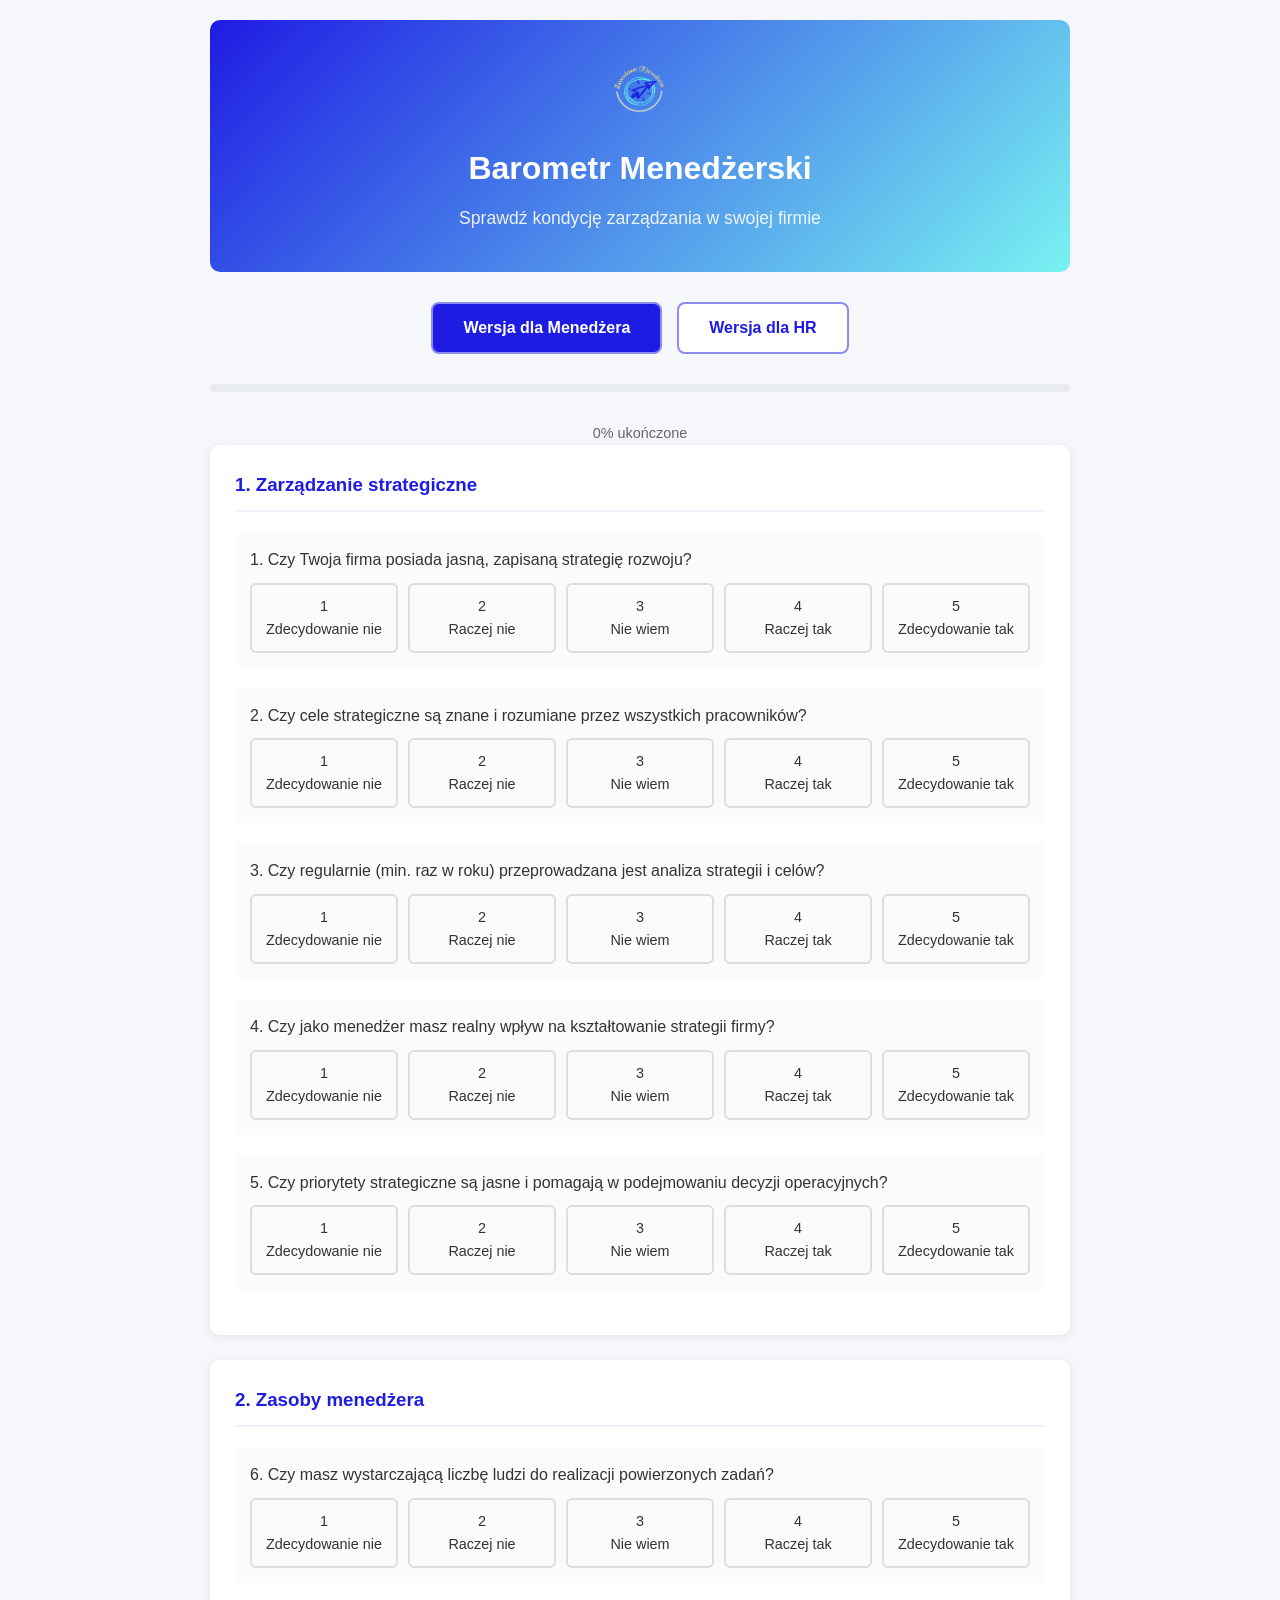
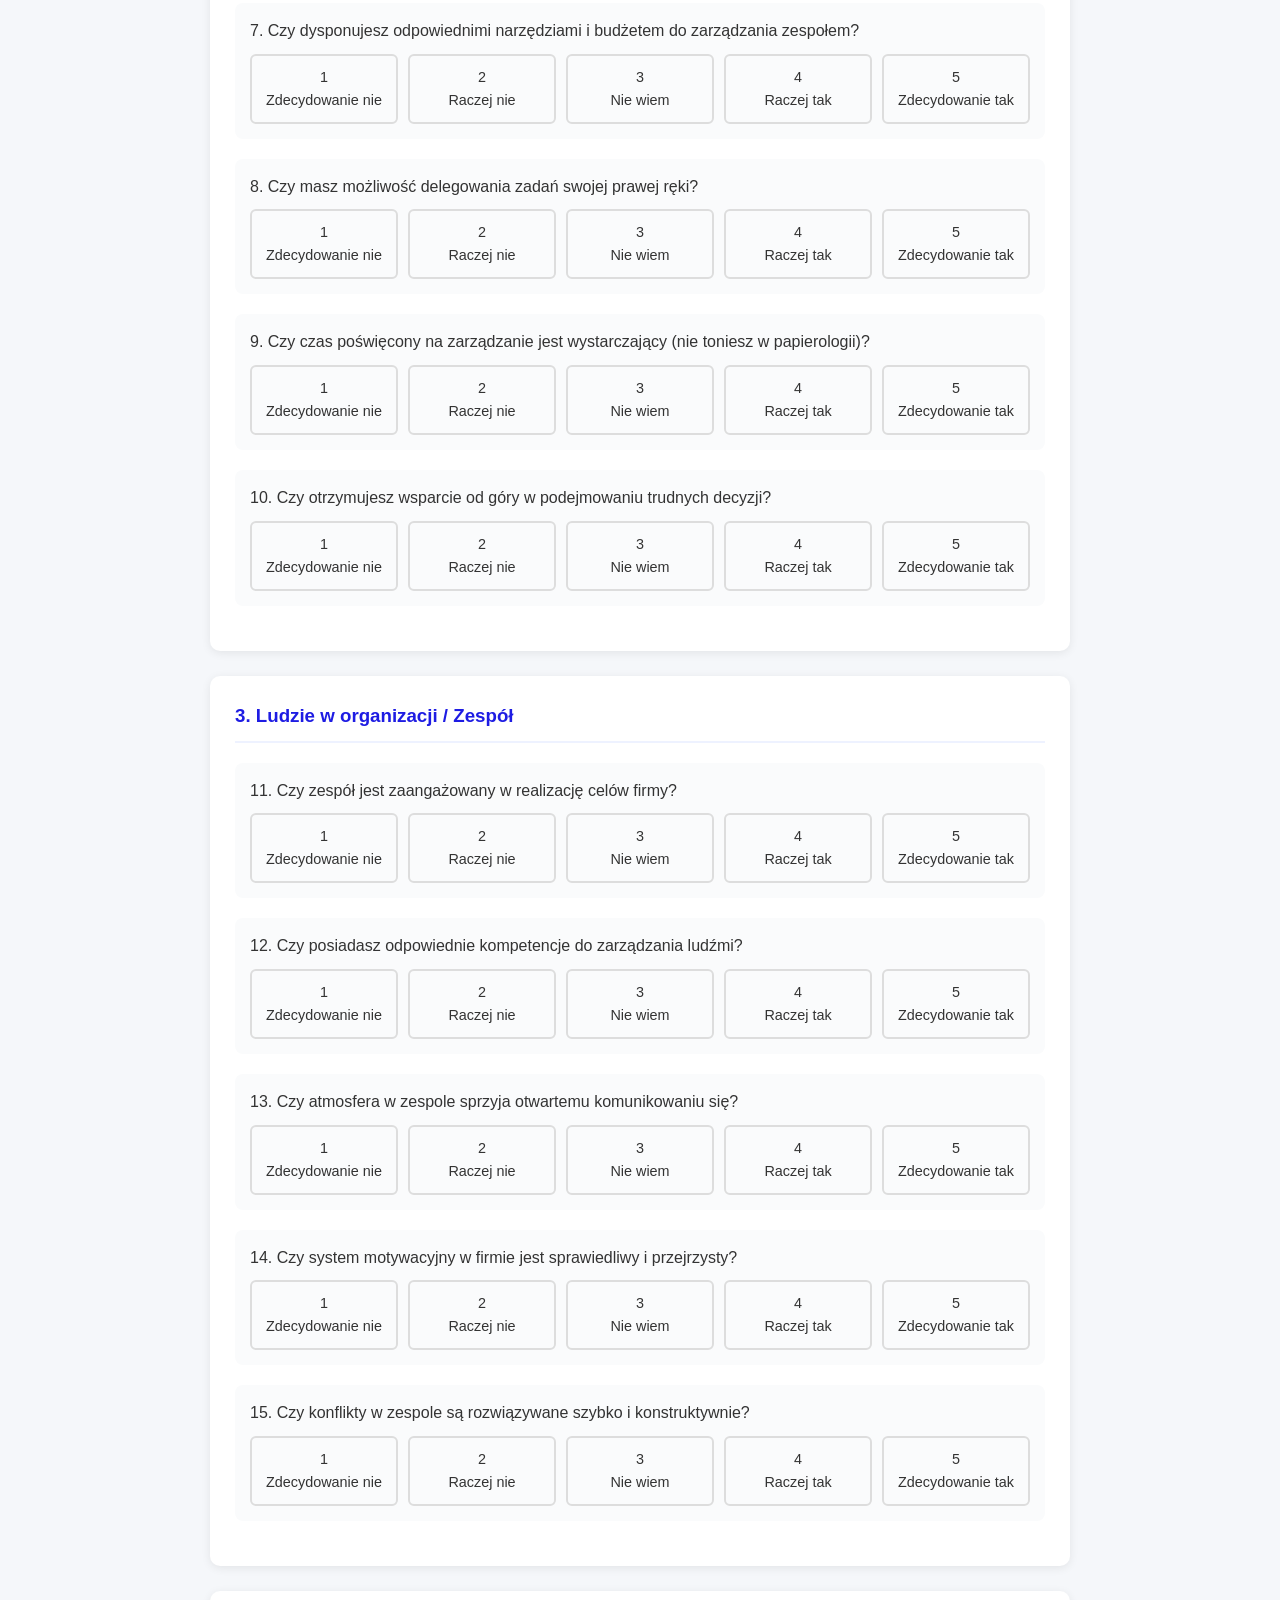
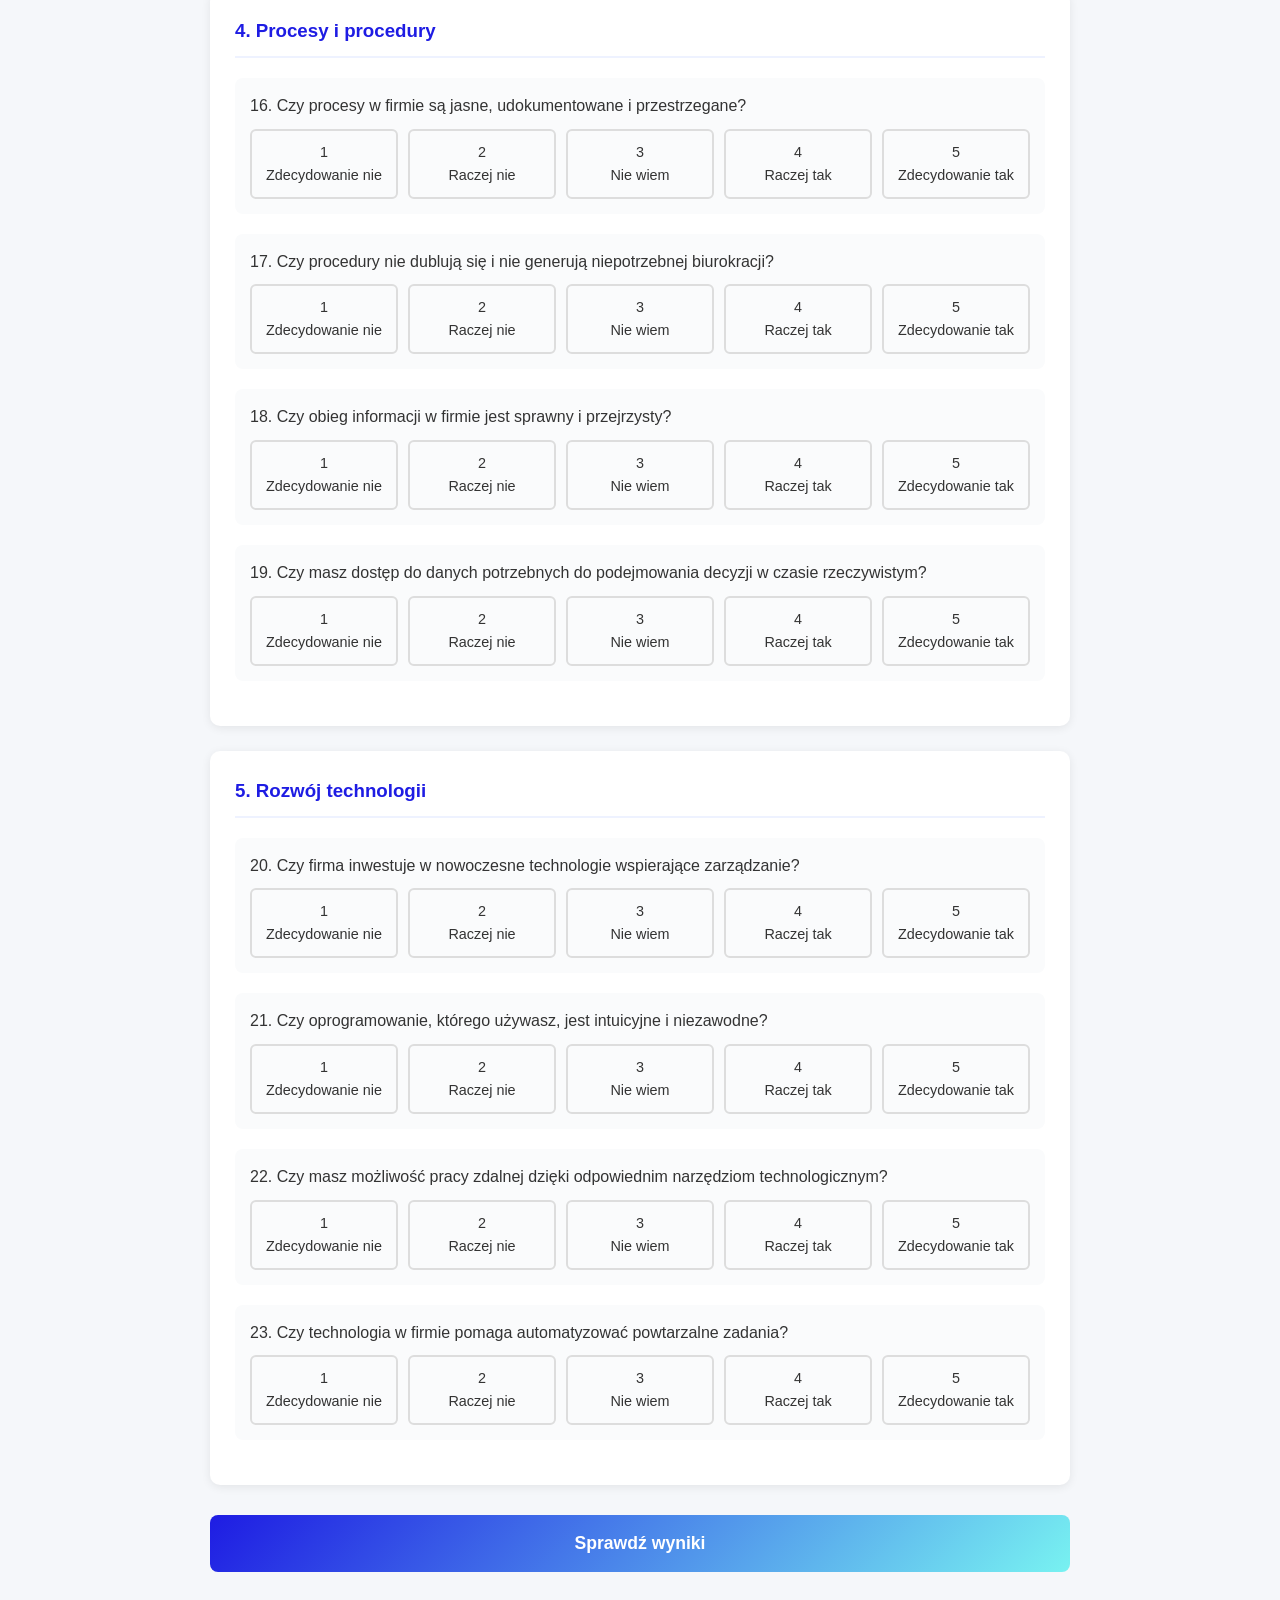
<file: barometr-final.html>
<!DOCTYPE html>
<html lang="pl">
<head>
    <meta charset="UTF-8">
    <meta name="viewport" content="width=device-width, initial-scale=1.0">
    <title>Barometr Menedżerski</title>
    <style>
        * { margin: 0; padding: 0; box-sizing: border-box; }
        body { font-family: -apple-system, BlinkMacSystemFont, 'Segoe UI', Roboto, sans-serif; background: #f5f7fa; color: #333; line-height: 1.6; }
        .container { max-width: 900px; margin: 0 auto; padding: 20px; }
        header { text-align: center; padding: 40px 20px; background: linear-gradient(135deg, #1e1ce3 0%, #78f2f1 100%); color: white; border-radius: 10px; margin-bottom: 30px; }
        header h1 { font-size: 2em; margin-bottom: 10px; }
        header p { font-size: 1.1em; opacity: 0.9; }
        .logo { max-height: 60px; margin-bottom: 15px; }
        .version-selector { display: flex; gap: 15px; justify-content: center; margin-bottom: 30px; }
        .version-btn { padding: 15px 30px; font-size: 1em; border: 2px solid #8d8bf1; background: white; color: #1e1ce3; border-radius: 8px; cursor: pointer; transition: all 0.3s; font-weight: 600; }
        .version-btn:hover { background: #ffeda4; }
        .version-btn.active { background: #1e1ce3; color: white; }
        .questionnaire { display: none; }
        .questionnaire.active { display: block; }
        .area { background: white; padding: 25px; border-radius: 10px; margin-bottom: 25px; box-shadow: 0 2px 10px rgba(0,0,0,0.08); }
        .area h3 { color: #1e1ce3; margin-bottom: 20px; padding-bottom: 10px; border-bottom: 2px solid #eef2ff; }
        .question { margin-bottom: 20px; padding: 15px; background: #fafbfc; border-radius: 8px; }
        .question-text { margin-bottom: 10px; font-weight: 500; }
        .scale { display: flex; gap: 10px; justify-content: space-between; }
        .scale label { flex: 1; text-align: center; cursor: pointer; }
        .scale input[type="radio"] { display: none; }
        .scale .radio-btn { display: block; padding: 10px 5px; border: 2px solid #ddd; border-radius: 6px; transition: all 0.2s; font-size: 0.9em; }
        .scale input[type="radio"]:checked + .radio-btn { background: #1e1ce3; color: white; border-color: #1e1ce3; }
        .scale .radio-btn:hover { border-color: #1e1ce3; }
        .submit-btn { display: block; width: 100%; padding: 18px; background: linear-gradient(135deg, #1e1ce3 0%, #78f2f1 100%); color: white; border: none; border-radius: 8px; font-size: 1.1em; font-weight: 600; cursor: pointer; margin: 30px 0; transition: transform 0.2s; }
        .submit-btn:hover { transform: translateY(-2px); }
        .results { display: none; background: white; padding: 30px; border-radius: 10px; margin-top: 30px; box-shadow: 0 2px 10px rgba(0,0,0,0.08); }
        .results.active { display: block; }
        .score-overall { text-align: center; padding: 30px; border-radius: 10px; margin-bottom: 25px; }
        .score-overall.green { background: #d4edda; border: 2px solid #28a745; }
        .score-overall.yellow { background: #fff3cd; border: 2px solid #ffc107; }
        .score-overall.red { background: #f8d7da; border: 2px solid #dc3545; }
        .score-value { font-size: 3em; font-weight: bold; margin: 10px 0; }
        .score-label { font-size: 1.1em; font-weight: 600; }
        .area-scores { display: grid; grid-template-columns: repeat(auto-fit, minmax(250px, 1fr)); gap: 15px; margin: 25px 0; }
        .area-score { background: #f8f9fa; padding: 20px; border-radius: 8px; border-left: 4px solid #1e1ce3; }
        .area-score h4 { color: #1e1ce3; margin-bottom: 10px; }
        .area-score .value { font-size: 1.8em; font-weight: bold; color: #1e1ce3; }
        .interpretation { background: #f8f9fa; padding: 25px; border-radius: 8px; margin-top: 25px; }
        .interpretation h3 { color: #1e1ce3; margin-bottom: 15px; }
        .interpretation p { margin-bottom: 15px; }
        .reset-btn { display: block; width: 100%; padding: 15px; background: #6c757d; color: white; border: none; border-radius: 8px; font-size: 1em; cursor: pointer; margin-top: 20px; }
        .progress { background: #e9ecef; height: 8px; border-radius: 4px; margin-bottom: 30px; overflow: hidden; }
        .progress-bar { height: 100%; background: linear-gradient(90deg, #1e1ce3, #78f2f1); width: 0%; transition: width 0.3s; }
        .progress-text { text-align: center; margin-top: 10px; color: #666; font-size: 0.9em; }
    </style>
</head>
<body>
    <div class="container">
        <header>
            <img src="logo.png" alt="Logo" class="logo">
            <h1>Barometr Menedżerski</h1>
            <p>Sprawdź kondycję zarządzania w swojej firmie</p>
        </header>

        <div class="version-selector">
            <button class="version-btn active" onclick="selectVersion('manager')">Wersja dla Menedżera</button>
            <button class="version-btn" onclick="selectVersion('hr')">Wersja dla HR</button>
        </div>

        <div class="progress">
            <div class="progress-bar" id="progressBar"></div>
        </div>
        <div class="progress-text" id="progressText">0% ukończone</div>

        <form id="managerForm" class="questionnaire active">
            <div class="area">
                <h3>1. Zarządzanie strategiczne</h3>
                <div class="question">
                    <div class="question-text">1. Czy Twoja firma posiada jasną, zapisaną strategię rozwoju?</div>
                    <div class="scale">
                        <label><input type="radio" name="m_q1" value="1"><span class="radio-btn">1<br>Zdecydowanie nie</span></label>
                        <label><input type="radio" name="m_q1" value="2"><span class="radio-btn">2<br>Raczej nie</span></label>
                        <label><input type="radio" name="m_q1" value="3"><span class="radio-btn">3<br>Nie wiem</span></label>
                        <label><input type="radio" name="m_q1" value="4"><span class="radio-btn">4<br>Raczej tak</span></label>
                        <label><input type="radio" name="m_q1" value="5"><span class="radio-btn">5<br>Zdecydowanie tak</span></label>
                    </div>
                </div>
                <div class="question">
                    <div class="question-text">2. Czy cele strategiczne są znane i rozumiane przez wszystkich pracowników?</div>
                    <div class="scale">
                        <label><input type="radio" name="m_q2" value="1"><span class="radio-btn">1<br>Zdecydowanie nie</span></label>
                        <label><input type="radio" name="m_q2" value="2"><span class="radio-btn">2<br>Raczej nie</span></label>
                        <label><input type="radio" name="m_q2" value="3"><span class="radio-btn">3<br>Nie wiem</span></label>
                        <label><input type="radio" name="m_q2" value="4"><span class="radio-btn">4<br>Raczej tak</span></label>
                        <label><input type="radio" name="m_q2" value="5"><span class="radio-btn">5<br>Zdecydowanie tak</span></label>
                    </div>
                </div>
                <div class="question">
                    <div class="question-text">3. Czy regularnie (min. raz w roku) przeprowadzana jest analiza strategii i celów?</div>
                    <div class="scale">
                        <label><input type="radio" name="m_q3" value="1"><span class="radio-btn">1<br>Zdecydowanie nie</span></label>
                        <label><input type="radio" name="m_q3" value="2"><span class="radio-btn">2<br>Raczej nie</span></label>
                        <label><input type="radio" name="m_q3" value="3"><span class="radio-btn">3<br>Nie wiem</span></label>
                        <label><input type="radio" name="m_q3" value="4"><span class="radio-btn">4<br>Raczej tak</span></label>
                        <label><input type="radio" name="m_q3" value="5"><span class="radio-btn">5<br>Zdecydowanie tak</span></label>
                    </div>
                </div>
                <div class="question">
                    <div class="question-text">4. Czy jako menedżer masz realny wpływ na kształtowanie strategii firmy?</div>
                    <div class="scale">
                        <label><input type="radio" name="m_q4" value="1"><span class="radio-btn">1<br>Zdecydowanie nie</span></label>
                        <label><input type="radio" name="m_q4" value="2"><span class="radio-btn">2<br>Raczej nie</span></label>
                        <label><input type="radio" name="m_q4" value="3"><span class="radio-btn">3<br>Nie wiem</span></label>
                        <label><input type="radio" name="m_q4" value="4"><span class="radio-btn">4<br>Raczej tak</span></label>
                        <label><input type="radio" name="m_q4" value="5"><span class="radio-btn">5<br>Zdecydowanie tak</span></label>
                    </div>
                </div>
                <div class="question">
                    <div class="question-text">5. Czy priorytety strategiczne są jasne i pomagają w podejmowaniu decyzji operacyjnych?</div>
                    <div class="scale">
                        <label><input type="radio" name="m_q5" value="1"><span class="radio-btn">1<br>Zdecydowanie nie</span></label>
                        <label><input type="radio" name="m_q5" value="2"><span class="radio-btn">2<br>Raczej nie</span></label>
                        <label><input type="radio" name="m_q5" value="3"><span class="radio-btn">3<br>Nie wiem</span></label>
                        <label><input type="radio" name="m_q5" value="4"><span class="radio-btn">4<br>Raczej tak</span></label>
                        <label><input type="radio" name="m_q5" value="5"><span class="radio-btn">5<br>Zdecydowanie tak</span></label>
                    </div>
                </div>
            </div>

            <div class="area">
                <h3>2. Zasoby menedżera</h3>
                <div class="question">
                    <div class="question-text">6. Czy masz wystarczającą liczbę ludzi do realizacji powierzonych zadań?</div>
                    <div class="scale">
                        <label><input type="radio" name="m_q6" value="1"><span class="radio-btn">1<br>Zdecydowanie nie</span></label>
                        <label><input type="radio" name="m_q6" value="2"><span class="radio-btn">2<br>Raczej nie</span></label>
                        <label><input type="radio" name="m_q6" value="3"><span class="radio-btn">3<br>Nie wiem</span></label>
                        <label><input type="radio" name="m_q6" value="4"><span class="radio-btn">4<br>Raczej tak</span></label>
                        <label><input type="radio" name="m_q6" value="5"><span class="radio-btn">5<br>Zdecydowanie tak</span></label>
                    </div>
                </div>
                <div class="question">
                    <div class="question-text">7. Czy dysponujesz odpowiednimi narzędziami i budżetem do zarządzania zespołem?</div>
                    <div class="scale">
                        <label><input type="radio" name="m_q7" value="1"><span class="radio-btn">1<br>Zdecydowanie nie</span></label>
                        <label><input type="radio" name="m_q7" value="2"><span class="radio-btn">2<br>Raczej nie</span></label>
                        <label><input type="radio" name="m_q7" value="3"><span class="radio-btn">3<br>Nie wiem</span></label>
                        <label><input type="radio" name="m_q7" value="4"><span class="radio-btn">4<br>Raczej tak</span></label>
                        <label><input type="radio" name="m_q7" value="5"><span class="radio-btn">5<br>Zdecydowanie tak</span></label>
                    </div>
                </div>
                <div class="question">
                    <div class="question-text">8. Czy masz możliwość delegowania zadań swojej prawej ręki?</div>
                    <div class="scale">
                        <label><input type="radio" name="m_q8" value="1"><span class="radio-btn">1<br>Zdecydowanie nie</span></label>
                        <label><input type="radio" name="m_q8" value="2"><span class="radio-btn">2<br>Raczej nie</span></label>
                        <label><input type="radio" name="m_q8" value="3"><span class="radio-btn">3<br>Nie wiem</span></label>
                        <label><input type="radio" name="m_q8" value="4"><span class="radio-btn">4<br>Raczej tak</span></label>
                        <label><input type="radio" name="m_q8" value="5"><span class="radio-btn">5<br>Zdecydowanie tak</span></label>
                    </div>
                </div>
                <div class="question">
                    <div class="question-text">9. Czy czas poświęcony na zarządzanie jest wystarczający (nie toniesz w papierologii)?</div>
                    <div class="scale">
                        <label><input type="radio" name="m_q9" value="1"><span class="radio-btn">1<br>Zdecydowanie nie</span></label>
                        <label><input type="radio" name="m_q9" value="2"><span class="radio-btn">2<br>Raczej nie</span></label>
                        <label><input type="radio" name="m_q9" value="3"><span class="radio-btn">3<br>Nie wiem</span></label>
                        <label><input type="radio" name="m_q9" value="4"><span class="radio-btn">4<br>Raczej tak</span></label>
                        <label><input type="radio" name="m_q9" value="5"><span class="radio-btn">5<br>Zdecydowanie tak</span></label>
                    </div>
                </div>
                <div class="question">
                    <div class="question-text">10. Czy otrzymujesz wsparcie od góry w podejmowaniu trudnych decyzji?</div>
                    <div class="scale">
                        <label><input type="radio" name="m_q10" value="1"><span class="radio-btn">1<br>Zdecydowanie nie</span></label>
                        <label><input type="radio" name="m_q10" value="2"><span class="radio-btn">2<br>Raczej nie</span></label>
                        <label><input type="radio" name="m_q10" value="3"><span class="radio-btn">3<br>Nie wiem</span></label>
                        <label><input type="radio" name="m_q10" value="4"><span class="radio-btn">4<br>Raczej tak</span></label>
                        <label><input type="radio" name="m_q10" value="5"><span class="radio-btn">5<br>Zdecydowanie tak</span></label>
                    </div>
                </div>
            </div>

            <div class="area">
                <h3>3. Ludzie w organizacji / Zespół</h3>
                <div class="question">
                    <div class="question-text">11. Czy zespół jest zaangażowany w realizację celów firmy?</div>
                    <div class="scale">
                        <label><input type="radio" name="m_q11" value="1"><span class="radio-btn">1<br>Zdecydowanie nie</span></label>
                        <label><input type="radio" name="m_q11" value="2"><span class="radio-btn">2<br>Raczej nie</span></label>
                        <label><input type="radio" name="m_q11" value="3"><span class="radio-btn">3<br>Nie wiem</span></label>
                        <label><input type="radio" name="m_q11" value="4"><span class="radio-btn">4<br>Raczej tak</span></label>
                        <label><input type="radio" name="m_q11" value="5"><span class="radio-btn">5<br>Zdecydowanie tak</span></label>
                    </div>
                </div>
                <div class="question">
                    <div class="question-text">12. Czy posiadasz odpowiednie kompetencje do zarządzania ludźmi?</div>
                    <div class="scale">
                        <label><input type="radio" name="m_q12" value="1"><span class="radio-btn">1<br>Zdecydowanie nie</span></label>
                        <label><input type="radio" name="m_q12" value="2"><span class="radio-btn">2<br>Raczej nie</span></label>
                        <label><input type="radio" name="m_q12" value="3"><span class="radio-btn">3<br>Nie wiem</span></label>
                        <label><input type="radio" name="m_q12" value="4"><span class="radio-btn">4<br>Raczej tak</span></label>
                        <label><input type="radio" name="m_q12" value="5"><span class="radio-btn">5<br>Zdecydowanie tak</span></label>
                    </div>
                </div>
                <div class="question">
                    <div class="question-text">13. Czy atmosfera w zespole sprzyja otwartemu komunikowaniu się?</div>
                    <div class="scale">
                        <label><input type="radio" name="m_q13" value="1"><span class="radio-btn">1<br>Zdecydowanie nie</span></label>
                        <label><input type="radio" name="m_q13" value="2"><span class="radio-btn">2<br>Raczej nie</span></label>
                        <label><input type="radio" name="m_q13" value="3"><span class="radio-btn">3<br>Nie wiem</span></label>
                        <label><input type="radio" name="m_q13" value="4"><span class="radio-btn">4<br>Raczej tak</span></label>
                        <label><input type="radio" name="m_q13" value="5"><span class="radio-btn">5<br>Zdecydowanie tak</span></label>
                    </div>
                </div>
                <div class="question">
                    <div class="question-text">14. Czy system motywacyjny w firmie jest sprawiedliwy i przejrzysty?</div>
                    <div class="scale">
                        <label><input type="radio" name="m_q14" value="1"><span class="radio-btn">1<br>Zdecydowanie nie</span></label>
                        <label><input type="radio" name="m_q14" value="2"><span class="radio-btn">2<br>Raczej nie</span></label>
                        <label><input type="radio" name="m_q14" value="3"><span class="radio-btn">3<br>Nie wiem</span></label>
                        <label><input type="radio" name="m_q14" value="4"><span class="radio-btn">4<br>Raczej tak</span></label>
                        <label><input type="radio" name="m_q14" value="5"><span class="radio-btn">5<br>Zdecydowanie tak</span></label>
                    </div>
                </div>
                <div class="question">
                    <div class="question-text">15. Czy konflikty w zespole są rozwiązywane szybko i konstruktywnie?</div>
                    <div class="scale">
                        <label><input type="radio" name="m_q15" value="1"><span class="radio-btn">1<br>Zdecydowanie nie</span></label>
                        <label><input type="radio" name="m_q15" value="2"><span class="radio-btn">2<br>Raczej nie</span></label>
                        <label><input type="radio" name="m_q15" value="3"><span class="radio-btn">3<br>Nie wiem</span></label>
                        <label><input type="radio" name="m_q15" value="4"><span class="radio-btn">4<br>Raczej tak</span></label>
                        <label><input type="radio" name="m_q15" value="5"><span class="radio-btn">5<br>Zdecydowanie tak</span></label>
                    </div>
                </div>
            </div>

            <div class="area">
                <h3>4. Procesy i procedury</h3>
                <div class="question">
                    <div class="question-text">16. Czy procesy w firmie są jasne, udokumentowane i przestrzegane?</div>
                    <div class="scale">
                        <label><input type="radio" name="m_q16" value="1"><span class="radio-btn">1<br>Zdecydowanie nie</span></label>
                        <label><input type="radio" name="m_q16" value="2"><span class="radio-btn">2<br>Raczej nie</span></label>
                        <label><input type="radio" name="m_q16" value="3"><span class="radio-btn">3<br>Nie wiem</span></label>
                        <label><input type="radio" name="m_q16" value="4"><span class="radio-btn">4<br>Raczej tak</span></label>
                        <label><input type="radio" name="m_q16" value="5"><span class="radio-btn">5<br>Zdecydowanie tak</span></label>
                    </div>
                </div>
                <div class="question">
                    <div class="question-text">17. Czy procedury nie dublują się i nie generują niepotrzebnej biurokracji?</div>
                    <div class="scale">
                        <label><input type="radio" name="m_q17" value="1"><span class="radio-btn">1<br>Zdecydowanie nie</span></label>
                        <label><input type="radio" name="m_q17" value="2"><span class="radio-btn">2<br>Raczej nie</span></label>
                        <label><input type="radio" name="m_q17" value="3"><span class="radio-btn">3<br>Nie wiem</span></label>
                        <label><input type="radio" name="m_q17" value="4"><span class="radio-btn">4<br>Raczej tak</span></label>
                        <label><input type="radio" name="m_q17" value="5"><span class="radio-btn">5<br>Zdecydowanie tak</span></label>
                    </div>
                </div>
                <div class="question">
                    <div class="question-text">18. Czy obieg informacji w firmie jest sprawny i przejrzysty?</div>
                    <div class="scale">
                        <label><input type="radio" name="m_q18" value="1"><span class="radio-btn">1<br>Zdecydowanie nie</span></label>
                        <label><input type="radio" name="m_q18" value="2"><span class="radio-btn">2<br>Raczej nie</span></label>
                        <label><input type="radio" name="m_q18" value="3"><span class="radio-btn">3<br>Nie wiem</span></label>
                        <label><input type="radio" name="m_q18" value="4"><span class="radio-btn">4<br>Raczej tak</span></label>
                        <label><input type="radio" name="m_q18" value="5"><span class="radio-btn">5<br>Zdecydowanie tak</span></label>
                    </div>
                </div>
                <div class="question">
                    <div class="question-text">19. Czy masz dostęp do danych potrzebnych do podejmowania decyzji w czasie rzeczywistym?</div>
                    <div class="scale">
                        <label><input type="radio" name="m_q19" value="1"><span class="radio-btn">1<br>Zdecydowanie nie</span></label>
                        <label><input type="radio" name="m_q19" value="2"><span class="radio-btn">2<br>Raczej nie</span></label>
                        <label><input type="radio" name="m_q19" value="3"><span class="radio-btn">3<br>Nie wiem</span></label>
                        <label><input type="radio" name="m_q19" value="4"><span class="radio-btn">4<br>Raczej tak</span></label>
                        <label><input type="radio" name="m_q19" value="5"><span class="radio-btn">5<br>Zdecydowanie tak</span></label>
                    </div>
                </div>
            </div>

            <div class="area">
                <h3>5. Rozwój technologii</h3>
                <div class="question">
                    <div class="question-text">20. Czy firma inwestuje w nowoczesne technologie wspierające zarządzanie?</div>
                    <div class="scale">
                        <label><input type="radio" name="m_q20" value="1"><span class="radio-btn">1<br>Zdecydowanie nie</span></label>
                        <label><input type="radio" name="m_q20" value="2"><span class="radio-btn">2<br>Raczej nie</span></label>
                        <label><input type="radio" name="m_q20" value="3"><span class="radio-btn">3<br>Nie wiem</span></label>
                        <label><input type="radio" name="m_q20" value="4"><span class="radio-btn">4<br>Raczej tak</span></label>
                        <label><input type="radio" name="m_q20" value="5"><span class="radio-btn">5<br>Zdecydowanie tak</span></label>
                    </div>
                </div>
                <div class="question">
                    <div class="question-text">21. Czy oprogramowanie, którego używasz, jest intuicyjne i niezawodne?</div>
                    <div class="scale">
                        <label><input type="radio" name="m_q21" value="1"><span class="radio-btn">1<br>Zdecydowanie nie</span></label>
                        <label><input type="radio" name="m_q21" value="2"><span class="radio-btn">2<br>Raczej nie</span></label>
                        <label><input type="radio" name="m_q21" value="3"><span class="radio-btn">3<br>Nie wiem</span></label>
                        <label><input type="radio" name="m_q21" value="4"><span class="radio-btn">4<br>Raczej tak</span></label>
                        <label><input type="radio" name="m_q21" value="5"><span class="radio-btn">5<br>Zdecydowanie tak</span></label>
                    </div>
                </div>
                <div class="question">
                    <div class="question-text">22. Czy masz możliwość pracy zdalnej dzięki odpowiednim narzędziom technologicznym?</div>
                    <div class="scale">
                        <label><input type="radio" name="m_q22" value="1"><span class="radio-btn">1<br>Zdecydowanie nie</span></label>
                        <label><input type="radio" name="m_q22" value="2"><span class="radio-btn">2<br>Raczej nie</span></label>
                        <label><input type="radio" name="m_q22" value="3"><span class="radio-btn">3<br>Nie wiem</span></label>
                        <label><input type="radio" name="m_q22" value="4"><span class="radio-btn">4<br>Raczej tak</span></label>
                        <label><input type="radio" name="m_q22" value="5"><span class="radio-btn">5<br>Zdecydowanie tak</span></label>
                    </div>
                </div>
                <div class="question">
                    <div class="question-text">23. Czy technologia w firmie pomaga automatyzować powtarzalne zadania?</div>
                    <div class="scale">
                        <label><input type="radio" name="m_q23" value="1"><span class="radio-btn">1<br>Zdecydowanie nie</span></label>
                        <label><input type="radio" name="m_q23" value="2"><span class="radio-btn">2<br>Raczej nie</span></label>
                        <label><input type="radio" name="m_q23" value="3"><span class="radio-btn">3<br>Nie wiem</span></label>
                        <label><input type="radio" name="m_q23" value="4"><span class="radio-btn">4<br>Raczej tak</span></label>
                        <label><input type="radio" name="m_q23" value="5"><span class="radio-btn">5<br>Zdecydowanie tak</span></label>
                    </div>
                </div>
            </div>

            <button type="button" class="submit-btn" onclick="calculateResults('manager')">Sprawdź wyniki</button>
        </form>

        <form id="hrForm" class="questionnaire">
            <div class="area">
                <h3>1. Zarządzanie strategiczne</h3>
                <div class="question">
                    <div class="question-text">1. Czy firma posiada jasną, zapisaną strategię rozwoju?</div>
                    <div class="scale">
                        <label><input type="radio" name="h_q1" value="1"><span class="radio-btn">1<br>Zdecydowanie nie</span></label>
                        <label><input type="radio" name="h_q1" value="2"><span class="radio-btn">2<br>Raczej nie</span></label>
                        <label><input type="radio" name="h_q1" value="3"><span class="radio-btn">3<br>Nie wiem</span></label>
                        <label><input type="radio" name="h_q1" value="4"><span class="radio-btn">4<br>Raczej tak</span></label>
                        <label><input type="radio" name="h_q1" value="5"><span class="radio-btn">5<br>Zdecydowanie tak</span></label>
                    </div>
                </div>
                <div class="question">
                    <div class="question-text">2. Czy cele strategiczne są skutecznie komunikowane pracownikom?</div>
                    <div class="scale">
                        <label><input type="radio" name="h_q2" value="1"><span class="radio-btn">1<br>Zdecydowanie nie</span></label>
                        <label><input type="radio" name="h_q2" value="2"><span class="radio-btn">2<br>Raczej nie</span></label>
                        <label><input type="radio" name="h_q2" value="3"><span class="radio-btn">3<br>Nie wiem</span></label>
                        <label><input type="radio" name="h_q2" value="4"><span class="radio-btn">4<br>Raczej tak</span></label>
                        <label><input type="radio" name="h_q2" value="5"><span class="radio-btn">5<br>Zdecydowanie tak</span></label>
                    </div>
                </div>
                <div class="question">
                    <div class="question-text">3. Czy HR bierze udział w planowaniu i weryfikacji strategii firmy?</div>
                    <div class="scale">
                        <label><input type="radio" name="h_q3" value="1"><span class="radio-btn">1<br>Zdecydowanie nie</span></label>
                        <label><input type="radio" name="h_q3" value="2"><span class="radio-btn">2<br>Raczej nie</span></label>
                        <label><input type="radio" name="h_q3" value="3"><span class="radio-btn">3<br>Nie wiem</span></label>
                        <label><input type="radio" name="h_q3" value="4"><span class="radio-btn">4<br>Raczej tak</span></label>
                        <label><input type="radio" name="h_q3" value="5"><span class="radio-btn">5<br>Zdecydowanie tak</span></label>
                    </div>
                </div>
                <div class="question">
                    <div class="question-text">4. Czy menedżerowie rozumieją i wspierają strategię organizacji?</div>
                    <div class="scale">
                        <label><input type="radio" name="h_q4" value="1"><span class="radio-btn">1<br>Zdecydowanie nie</span></label>
                        <label><input type="radio" name="h_q4" value="2"><span class="radio-btn">2<br>Raczej nie</span></label>
                        <label><input type="radio" name="h_q4" value="3"><span class="radio-btn">3<br>Nie wiem</span></label>
                        <label><input type="radio" name="h_q4" value="4"><span class="radio-btn">4<br>Raczej tak</span></label>
                        <label><input type="radio" name="h_q4" value="5"><span class="radio-btn">5<br>Zdecydowanie tak</span></label>
                    </div>
                </div>
                <div class="question">
                    <div class="question-text">5. Czy strategia przekłada się na konkretne działania operacyjne?</div>
                    <div class="scale">
                        <label><input type="radio" name="h_q5" value="1"><span class="radio-btn">1<br>Zdecydowanie nie</span></label>
                        <label><input type="radio" name="h_q5" value="2"><span class="radio-btn">2<br>Raczej nie</span></label>
                        <label><input type="radio" name="h_q5" value="3"><span class="radio-btn">3<br>Nie wiem</span></label>
                        <label><input type="radio" name="h_q5" value="4"><span class="radio-btn">4<br>Raczej tak</span></label>
                        <label><input type="radio" name="h_q5" value="5"><span class="radio-btn">5<br>Zdecydowanie tak</span></label>
                    </div>
                </div>
            </div>

            <div class="area">
                <h3>2. Zasoby menedżera</h3>
                <div class="question">
                    <div class="question-text">6. Czy menedżerowie mają wystarczającą liczbę ludzi do realizacji zadań?</div>
                    <div class="scale">
                        <label><input type="radio" name="h_q6" value="1"><span class="radio-btn">1<br>Zdecydowanie nie</span></label>
                        <label><input type="radio" name="h_q6" value="2"><span class="radio-btn">2<br>Raczej nie</span></label>
                        <label><input type="radio" name="h_q6" value="3"><span class="radio-btn">3<br>Nie wiem</span></label>
                        <label><input type="radio" name="h_q6" value="4"><span class="radio-btn">4<br>Raczej tak</span></label>
                        <label><input type="radio" name="h_q6" value="5"><span class="radio-btn">5<br>Zdecydowanie tak</span></label>
                    </div>
                </div>
                <div class="question">
                    <div class="question-text">7. Czy menedżerowie dysponują odpowiednimi narzędziami i budżetem?</div>
                    <div class="scale">
                        <label><input type="radio" name="h_q7" value="1"><span class="radio-btn">1<br>Zdecydowanie nie</span></label>
                        <label><input type="radio" name="h_q7" value="2"><span class="radio-btn">2<br>Raczej nie</span></label>
                        <label><input type="radio" name="h_q7" value="3"><span class="radio-btn">3<br>Nie wiem</span></label>
                        <label><input type="radio" name="h_q7" value="4"><span class="radio-btn">4<br>Raczej tak</span></label>
                        <label><input type="radio" name="h_q7" value="5"><span class="radio-btn">5<br>Zdecydowanie tak</span></label>
                    </div>
                </div>
                <div class="question">
                    <div class="question-text">8. Czy menedżerowie mają wyznaczoną swoją prawą rękę do delegowania zadań?</div>
                    <div class="scale">
                        <label><input type="radio" name="h_q8" value="1"><span class="radio-btn">1<br>Zdecydowanie nie</span></label>
                        <label><input type="radio" name="h_q8" value="2"><span class="radio-btn">2<br>Raczej nie</span></label>
                        <label><input type="radio" name="h_q8" value="3"><span class="radio-btn">3<br>Nie wiem</span></label>
                        <label><input type="radio" name="h_q8" value="4"><span class="radio-btn">4<br>Raczej tak</span></label>
                        <label><input type="radio" name="h_q8" value="5"><span class="radio-btn">5<br>Zdecydowanie tak</span></label>
                    </div>
                </div>
                <div class="question">
                    <div class="question-text">9. Czy menedżerowie nie są przytłoczeni papierologią?</div>
                    <div class="scale">
                        <label><input type="radio" name="h_q9" value="1"><span class="radio-btn">1<br>Zdecydowanie nie</span></label>
                        <label><input type="radio" name="h_q9" value="2"><span class="radio-btn">2<br>Raczej nie</span></label>
                        <label><input type="radio" name="h_q9" value="3"><span class="radio-btn">3<br>Nie wiem</span></label>
                        <label><input type="radio" name="h_q9" value="4"><span class="radio-btn">4<br>Raczej tak</span></label>
                        <label><input type="radio" name="h_q9" value="5"><span class="radio-btn">5<br>Zdecydowanie tak</span></label>
                    </div>
                </div>
                <div class="question">
                    <div class="question-text">10. Czy menedżerowie otrzymują wsparcie od zarządu w trudnych decyzjach?</div>
                    <div class="scale">
                        <label><input type="radio" name="h_q10" value="1"><span class="radio-btn">1<br>Zdecydowanie nie</span></label>
                        <label><input type="radio" name="h_q10" value="2"><span class="radio-btn">2<br>Raczej nie</span></label>
                        <label><input type="radio" name="h_q10" value="3"><span class="radio-btn">3<br>Nie wiem</span></label>
                        <label><input type="radio" name="h_q10" value="4"><span class="radio-btn">4<br>Raczej tak</span></label>
                        <label><input type="radio" name="h_q10" value="5"><span class="radio-btn">5<br>Zdecydowanie tak</span></label>
                    </div>
                </div>
            </div>

            <div class="area">
                <h3>3. Ludzie w organizacji / Zespół</h3>
                <div class="question">
                    <div class="question-text">11. Czy zespoły są zaangażowane w realizację celów firmy?</div>
                    <div class="scale">
                        <label><input type="radio" name="h_q11" value="1"><span class="radio-btn">1<br>Zdecydowanie nie</span></label>
                        <label><input type="radio" name="h_q11" value="2"><span class="radio-btn">2<br>Raczej nie</span></label>
                        <label><input type="radio" name="h_q11" value="3"><span class="radio-btn">3<br>Nie wiem</span></label>
                        <label><input type="radio" name="h_q11" value="4"><span class="radio-btn">4<br>Raczej tak</span></label>
                        <label><input type="radio" name="h_q11" value="5"><span class="radio-btn">5<br>Zdecydowanie tak</span></label>
                    </div>
                </div>
                <div class="question">
                    <div class="question-text">12. Czy menedżerowie posiadają odpowiednie kompetencje do zarządzania ludźmi?</div>
                    <div class="scale">
                        <label><input type="radio" name="h_q12" value="1"><span class="radio-btn">1<br>Zdecydowanie nie</span></label>
                        <label><input type="radio" name="h_q12" value="2"><span class="radio-btn">2<br>Raczej nie</span></label>
                        <label><input type="radio" name="h_q12" value="3"><span class="radio-btn">3<br>Nie wiem</span></label>
                        <label><input type="radio" name="h_q12" value="4"><span class="radio-btn">4<br>Raczej tak</span></label>
                        <label><input type="radio" name="h_q12" value="5"><span class="radio-btn">5<br>Zdecydowanie tak</span></label>
                    </div>
                </div>
                <div class="question">
                    <div class="question-text">13. Czy atmosfera w zespołach sprzyja otwartej komunikacji?</div>
                    <div class="scale">
                        <label><input type="radio" name="h_q13" value="1"><span class="radio-btn">1<br>Zdecydowanie nie</span></label>
                        <label><input type="radio" name="h_q13" value="2"><span class="radio-btn">2<br>Raczej nie</span></label>
                        <label><input type="radio" name="h_q13" value="3"><span class="radio-btn">3<br>Nie wiem</span></label>
                        <label><input type="radio" name="h_q13" value="4"><span class="radio-btn">4<br>Raczej tak</span></label>
                        <label><input type="radio" name="h_q13" value="5"><span class="radio-btn">5<br>Zdecydowanie tak</span></label>
                    </div>
                </div>
                <div class="question">
                    <div class="question-text">14. Czy systemy motywacyjne są sprawiedliwe i przejrzyste dla pracowników?</div>
                    <div class="scale">
                        <label><input type="radio" name="h_q14" value="1"><span class="radio-btn">1<br>Zdecydowanie nie</span></label>
                        <label><input type="radio" name="h_q14" value="2"><span class="radio-btn">2<br>Raczej nie</span></label>
                        <label><input type="radio" name="h_q14" value="3"><span class="radio-btn">3<br>Nie wiem</span></label>
                        <label><input type="radio" name="h_q14" value="4"><span class="radio-btn">4<br>Raczej tak</span></label>
                        <label><input type="radio" name="h_q14" value="5"><span class="radio-btn">5<br>Zdecydowanie tak</span></label>
                    </div>
                </div>
                <div class="question">
                    <div class="question-text">15. Czy konflikty w zespołach są rozwiązywane szybko i konstruktywnie?</div>
                    <div class="scale">
                        <label><input type="radio" name="h_q15" value="1"><span class="radio-btn">1<br>Zdecydowanie nie</span></label>
                        <label><input type="radio" name="h_q15" value="2"><span class="radio-btn">2<br>Raczej nie</span></label>
                        <label><input type="radio" name="h_q15" value="3"><span class="radio-btn">3<br>Nie wiem</span></label>
                        <label><input type="radio" name="h_q15" value="4"><span class="radio-btn">4<br>Raczej tak</span></label>
                        <label><input type="radio" name="h_q15" value="5"><span class="radio-btn">5<br>Zdecydowanie tak</span></label>
                    </div>
                </div>
            </div>

            <div class="area">
                <h3>4. Procesy i procedury</h3>
                <div class="question">
                    <div class="question-text">16. Czy procesy w firmie są jasne, udokumentowane i przestrzegane?</div>
                    <div class="scale">
                        <label><input type="radio" name="h_q16" value="1"><span class="radio-btn">1<br>Zdecydowanie nie</span></label>
                        <label><input type="radio" name="h_q16" value="2"><span class="radio-btn">2<br>Raczej nie</span></label>
                        <label><input type="radio" name="h_q16" value="3"><span class="radio-btn">3<br>Nie wiem</span></label>
                        <label><input type="radio" name="h_q16" value="4"><span class="radio-btn">4<br>Raczej tak</span></label>
                        <label><input type="radio" name="h_q16" value="5"><span class="radio-btn">5<br>Zdecydowanie tak</span></label>
                    </div>
                </div>
                <div class="question">
                    <div class="question-text">17. Czy procedury HR są zintegrowane z procesami operacyjnymi?</div>
                    <div class="scale">
                        <label><input type="radio" name="h_q17" value="1"><span class="radio-btn">1<br>Zdecydowanie nie</span></label>
                        <label><input type="radio" name="h_q17" value="2"><span class="radio-btn">2<br>Raczej nie</span></label>
                        <label><input type="radio" name="h_q17" value="3"><span class="radio-btn">3<br>Nie wiem</span></label>
                        <label><input type="radio" name="h_q17" value="4"><span class="radio-btn">4<br>Raczej tak</span></label>
                        <label><input type="radio" name="h_q17" value="5"><span class="radio-btn">5<br>Zdecydowanie tak</span></label>
                    </div>
                </div>
                <div class="question">
                    <div class="question-text">18. Czy obieg informacji w firmie jest sprawny i przejrzysty?</div>
                    <div class="scale">
                        <label><input type="radio" name="h_q18" value="1"><span class="radio-btn">1<br>Zdecydowanie nie</span></label>
                        <label><input type="radio" name="h_q18" value="2"><span class="radio-btn">2<br>Raczej nie</span></label>
                        <label><input type="radio" name="h_q18" value="3"><span class="radio-btn">3<br>Nie wiem</span></label>
                        <label><input type="radio" name="h_q18" value="4"><span class="radio-btn">4<br>Raczej tak</span></label>
                        <label><input type="radio" name="h_q18" value="5"><span class="radio-btn">5<br>Zdecydowanie tak</span></label>
                    </div>
                </div>
                <div class="question">
                    <div class="question-text">19. Czy menedżerowie mają dostęp do danych w czasie rzeczywistym?</div>
                    <div class="scale">
                        <label><input type="radio" name="h_q19" value="1"><span class="radio-btn">1<br>Zdecydowanie nie</span></label>
                        <label><input type="radio" name="h_q19" value="2"><span class="radio-btn">2<br>Raczej nie</span></label>
                        <label><input type="radio" name="h_q19" value="3"><span class="radio-btn">3<br>Nie wiem</span></label>
                        <label><input type="radio" name="h_q19" value="4"><span class="radio-btn">4<br>Raczej tak</span></label>
                        <label><input type="radio" name="h_q19" value="5"><span class="radio-btn">5<br>Zdecydowanie tak</span></label>
                    </div>
                </div>
            </div>

            <div class="area">
                <h3>5. Rozwój technologii</h3>
                <div class="question">
                    <div class="question-text">20. Czy firma inwestuje w technologie wspierające zarządzanie?</div>
                    <div class="scale">
                        <label><input type="radio" name="h_q20" value="1"><span class="radio-btn">1<br>Zdecydowanie nie</span></label>
                        <label><input type="radio" name="h_q20" value="2"><span class="radio-btn">2<br>Raczej nie</span></label>
                        <label><input type="radio" name="h_q20" value="3"><span class="radio-btn">3<br>Nie wiem</span></label>
                        <label><input type="radio" name="h_q20" value="4"><span class="radio-btn">4<br>Raczej tak</span></label>
                        <label><input type="radio" name="h_q20" value="5"><span class="radio-btn">5<br>Zdecydowanie tak</span></label>
                    </div>
                </div>
                <div class="question">
                    <div class="question-text">21. Czy oprogramowanie jest intuicyjne i niezawodne dla użytkowników?</div>
                    <div class="scale">
                        <label><input type="radio" name="h_q21" value="1"><span class="radio-btn">1<br>Zdecydowanie nie</span></label>
                        <label><input type="radio" name="h_q21" value="2"><span class="radio-btn">2<br>Raczej nie</span></label>
                        <label><input type="radio" name="h_q21" value="3"><span class="radio-btn">3<br>Nie wiem</span></label>
                        <label><input type="radio" name="h_q21" value="4"><span class="radio-btn">4<br>Raczej tak</span></label>
                        <label><input type="radio" name="h_q21" value="5"><span class="radio-btn">5<br>Zdecydowanie tak</span></label>
                    </div>
                </div>
                <div class="question">
                    <div class="question-text">22. Czy firma umożliwia pracę zdalną dzięki technologii?</div>
                    <div class="scale">
                        <label><input type="radio" name="h_q22" value="1"><span class="radio-btn">1<br>Zdecydowanie nie</span></label>
                        <label><input type="radio" name="h_q22" value="2"><span class="radio-btn">2<br>Raczej nie</span></label>
                        <label><input type="radio" name="h_q22" value="3"><span class="radio-btn">3<br>Nie wiem</span></label>
                        <label><input type="radio" name="h_q22" value="4"><span class="radio-btn">4<br>Raczej tak</span></label>
                        <label><input type="radio" name="h_q22" value="5"><span class="radio-btn">5<br>Zdecydowanie tak</span></label>
                    </div>
                </div>
                <div class="question">
                    <div class="question-text">23. Czy technologia pomaga automatyzować powtarzalne zadania?</div>
                    <div class="scale">
                        <label><input type="radio" name="h_q23" value="1"><span class="radio-btn">1<br>Zdecydowanie nie</span></label>
                        <label><input type="radio" name="h_q23" value="2"><span class="radio-btn">2<br>Raczej nie</span></label>
                        <label><input type="radio" name="h_q23" value="3"><span class="radio-btn">3<br>Nie wiem</span></label>
                        <label><input type="radio" name="h_q23" value="4"><span class="radio-btn">4<br>Raczej tak</span></label>
                        <label><input type="radio" name="h_q23" value="5"><span class="radio-btn">5<br>Zdecydowanie tak</span></label>
                    </div>
                </div>
            </div>

            <button type="button" class="submit-btn" onclick="calculateResults('hr')">Sprawdź wyniki</button>
        </form>

        <div id="results" class="results">
            <h2 style="text-align: center; color: #1e1ce3; margin-bottom: 20px;">Wyniki Barometru Menedżerskiego</h2>
            <div class="score-overall" id="scoreOverall">
                <div class="score-label">Twój wynik ogólny</div>
                <div class="score-value" id="scoreValue">0.0</div>
                <div id="scoreInterpretation"></div>
            </div>
            <div class="area-scores" id="areaScores"></div>
            <div class="interpretation" id="interpretation"></div>
            <button class="reset-btn" onclick="resetQuiz()">Wypełnij ponownie</button>
        </div>
    </div>

    <script>
        function selectVersion(version) {
            var managerForm = document.getElementById('managerForm');
            var hrForm = document.getElementById('hrForm');
            var managerBtn = document.querySelectorAll('.version-btn')[0];
            var hrBtn = document.querySelectorAll('.version-btn')[1];
            
            if (version === 'manager') {
                managerForm.classList.add('active');
                hrForm.classList.remove('active');
                managerBtn.classList.add('active');
                hrBtn.classList.remove('active');
            } else {
                hrForm.classList.add('active');
                managerForm.classList.remove('active');
                hrBtn.classList.add('active');
                managerBtn.classList.remove('active');
            }
            updateProgress(version);
        }

        function updateProgress(version) {
            var prefix = version === 'manager' ? 'm_q' : 'h_q';
            var answered = 0;
            for (var i = 1; i <= 23; i++) {
                var radios = document.querySelectorAll('input[name="' + prefix + i + '"]:checked');
                if (radios.length > 0) answered++;
            }
            var percent = Math.round((answered / 23) * 100);
            document.getElementById('progressBar').style.width = percent + '%';
            document.getElementById('progressText').textContent = percent + '% ukończone';
        }

        function calculateResults(version) {
            var prefix = version === 'manager' ? 'm_q' : 'h_q';
            var scores = [];
            var areaScores = {1: [], 2: [], 3: [], 4: [], 5: []};
            
            for (var i = 1; i <= 23; i++) {
                var radios = document.querySelectorAll('input[name="' + prefix + i + '"]:checked');
                if (radios.length === 0) {
                    alert('Proszę odpowiedzieć na wszystkie pytania!');
                    return;
                }
                var value = parseInt(radios[0].value);
                scores.push(value);
                
                if (i <= 5) areaScores[1].push(value);
                else if (i <= 10) areaScores[2].push(value);
                else if (i <= 15) areaScores[3].push(value);
                else if (i <= 19) areaScores[4].push(value);
                else areaScores[5].push(value);
            }
            
            var total = scores.reduce(function(a, b) { return a + b; }, 0);
            var average = total / scores.length;
            
            var overallDiv = document.getElementById('scoreOverall');
            overallDiv.classList.remove('green', 'yellow', 'red');
            
            if (average <= 2.4) {
                overallDiv.classList.add('green');
                document.getElementById('scoreInterpretation').innerHTML = '<strong>Strefa zielona</strong><br>Sytuacja wymaga poprawy, ale masz solidne fundamenty do działania.';
            } else if (average <= 3.6) {
                overallDiv.classList.add('yellow');
                document.getElementById('scoreInterpretation').innerHTML = '<strong>Strefa żółta</strong><br>Sytuacja wymaga uwagi i wdrożenia konkretnych zmian.';
            } else {
                overallDiv.classList.add('red');
                document.getElementById('scoreInterpretation').innerHTML = '<strong>Strefa czerwona</strong><br>Sytuacja wymaga pilnych działań naprawczych.';
            }
            
            document.getElementById('scoreValue').textContent = average.toFixed(1);
            
            var areaScoresDiv = document.getElementById('areaScores');
            areaScoresDiv.innerHTML = '';
            var areaNames = {
                1: 'Zarządzanie strategiczne',
                2: 'Zasoby menedżera',
                3: 'Ludzie w organizacji',
                4: 'Procesy i procedury',
                5: 'Rozwój technologii'
            };
            
            for (var area = 1; area <= 5; area++) {
                var areaValues = areaScores[area];
                var areaAvg = areaValues.reduce(function(a, b) { return a + b; }, 0) / areaValues.length;
                var zoneText = areaAvg <= 2.4 ? '(Zielona)' : areaAvg <= 3.6 ? '(Żółta)' : '(Czerwona)';
                var zoneColor = areaAvg <= 2.4 ? '#28a745' : areaAvg <= 3.6 ? '#ffc107' : '#dc3545';
                
                areaScoresDiv.innerHTML += '<div class="area-score">' +
                    '<h4>' + areaNames[area] + '</h4>' +
                    '<div class="value" style="color: ' + zoneColor + '">' + areaAvg.toFixed(1) + ' ' + zoneText + '</div>' +
                '</div>';
            }
            
            var interpretation = document.getElementById('interpretation');
            interpretation.innerHTML = '<h3>Interpretacja wyników</h3>';
            if (average <= 2.4) {
                interpretation.innerHTML += '<p><strong>Gratulacje!</strong> Twoja firma ma solidne fundamenty zarządzania. Wynik w strefie zielonej (1.0-2.4) wskazuje, że większość procesów działa sprawnie.</p>' +
                    '<p><strong>Rekomendacje:</strong> Skup się na doskonaleniu obszarów, które otrzymały najniższe oceny. Nawet przy dobrych wynikach warto regularnie weryfikować strategię i procesy.</p>';
            } else if (average <= 3.6) {
                interpretation.innerHTML += '<p><strong>Uwaga!</strong> Wynik w strefie żółtej (2.5-3.6) wskazuje na obszary wymagające poprawy. Niektóre procesy mogą działać nieoptymalnie.</p>' +
                    '<p><strong>Rekomendacje:</strong> Zidentyfikuj obszary z najniższymi wynikami i opracuj plan naprawczy. Rozważ szkolenia dla menedżerów i wdrożenie nowych narzędzi wspierających zarządzanie.</p>';
            } else {
                interpretation.innerHTML += '<p><strong>Alarm!</strong> Wynik w strefie czerwonej (3.7-5.0) wskazuje na poważne problemy w zarządzaniu. Wymagane są pilne działania naprawcze.</p>' +
                    '<p><strong>Rekomendacje:</strong> Przeprowadź audyt wszystkich obszarów zarządzania. Skup się na budowaniu strategii, poprawie komunikacji i wdrożeniu nowoczesnych narzędzi. Rozważ wsparcie zewnętrznego konsultanta.</p>';
            }
            
            document.getElementById('results').classList.add('active');
            document.getElementById('managerForm').classList.remove('active');
            document.getElementById('hrForm').classList.remove('active');
            document.getElementById('results').scrollIntoView({behavior: 'smooth'});
        }

        function resetQuiz() {
            document.getElementById('managerForm').reset();
            document.getElementById('hrForm').reset();
            document.getElementById('results').classList.remove('active');
            document.getElementById('managerForm').classList.add('active');
            document.getElementById('progressBar').style.width = '0%';
            document.getElementById('progressText').textContent = '0% ukończone';
            selectVersion('manager');
            window.scrollTo({top: 0, behavior: 'smooth'});
        }

        document.querySelectorAll('input[type="radio"]').forEach(function(radio) {
            radio.addEventListener('change', function() {
                var form = this.closest('form');
                if (form.id === 'managerForm') updateProgress('manager');
                else updateProgress('hr');
            });
        });
    </script>
</body>
</html>
</file>
